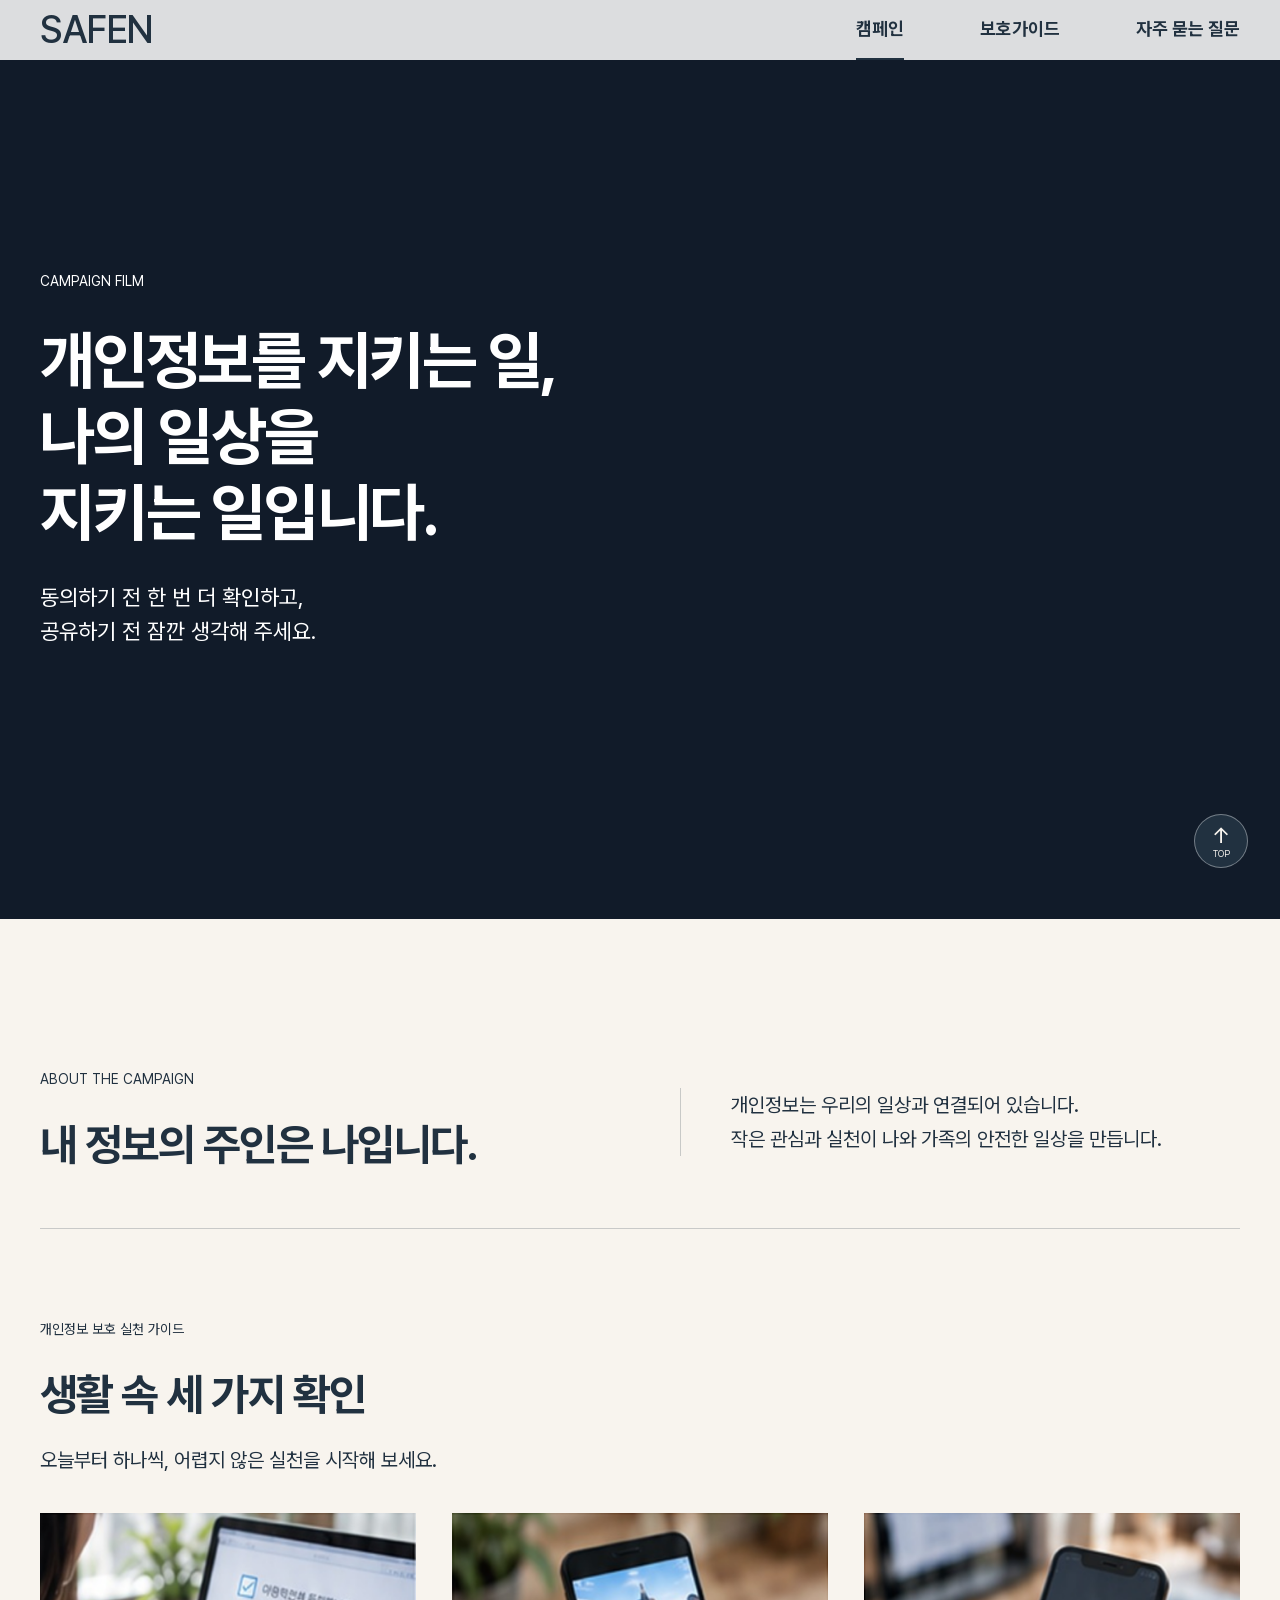
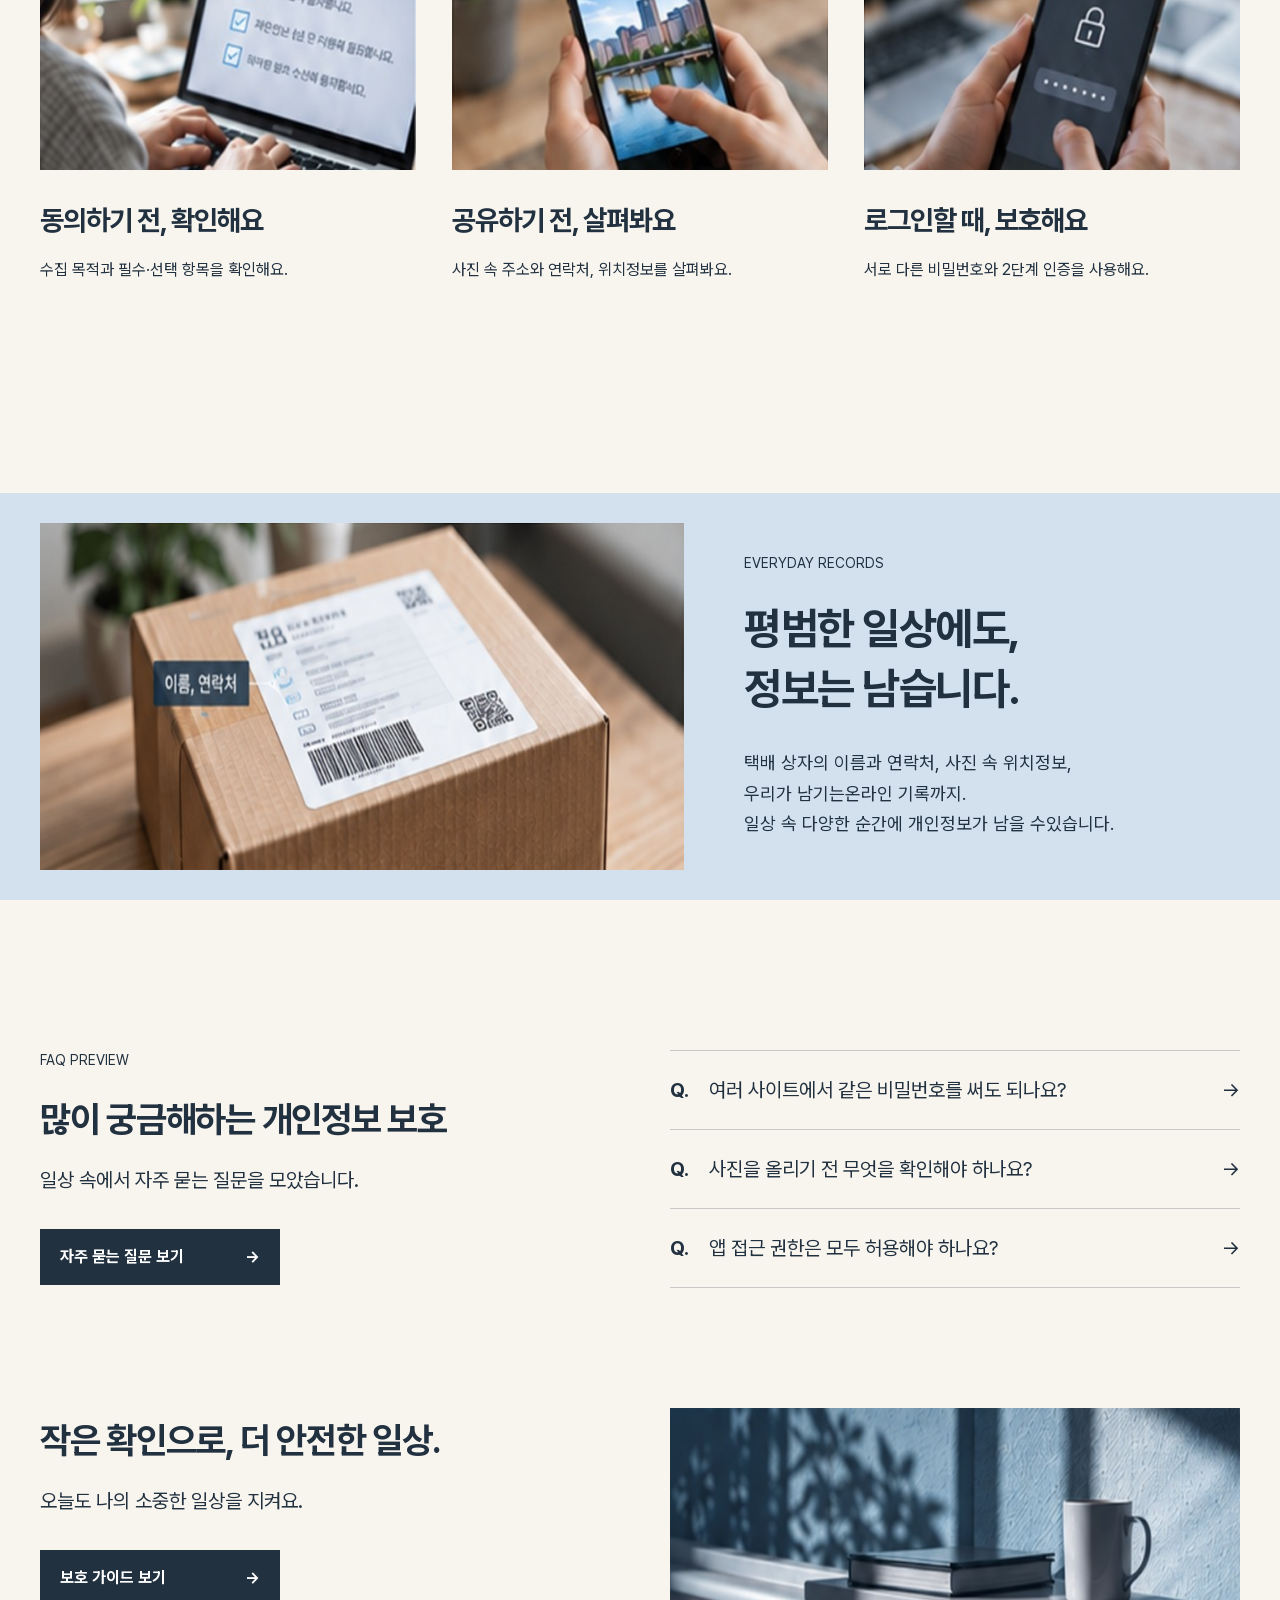
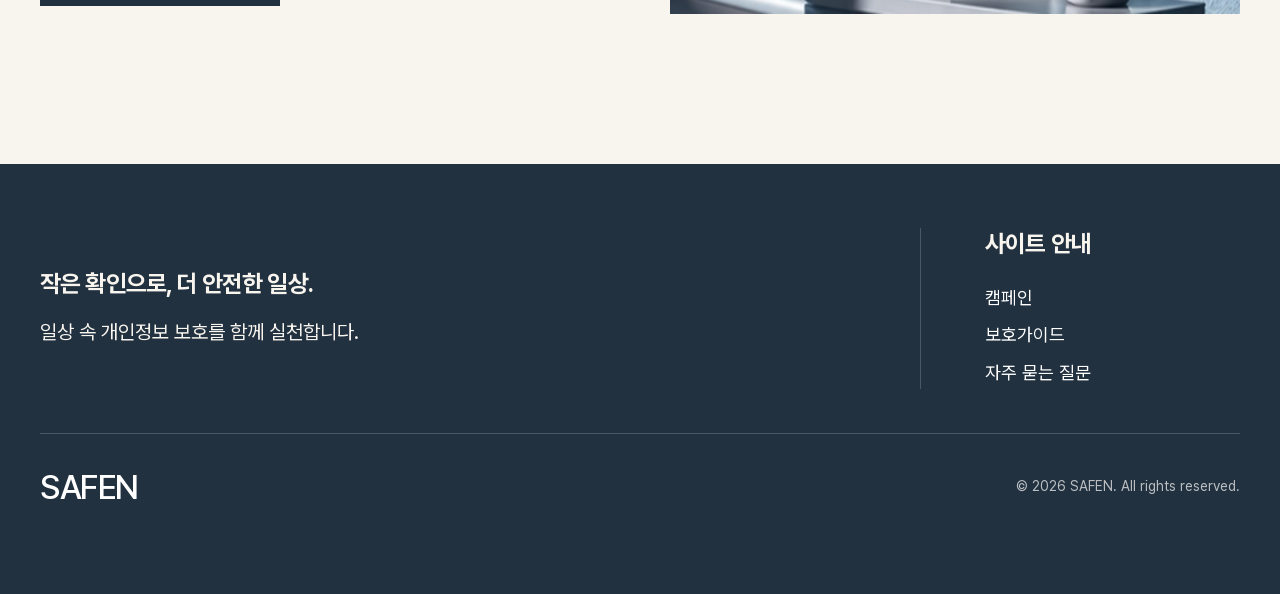
<file: index.html>
<!doctype html>
<html lang="ko">

<head>
  <meta charset="UTF-8" />
  <meta name="viewport" content="width=device-width, initial-scale=1.0" />
  <meta name="description" content="작은 확인으로, 더 안전한 일상. SAFEN 개인정보 보호 캠페인" />
  <title>SAFEN | 캠페인</title>
  <link rel="stylesheet" href="css/reset.css" />
  <link rel="stylesheet" href="css/common.css" />
  <link rel="stylesheet" href="css/main.css" />
  <script src="js/common.js" defer></script>
  <script src="js/main.js" defer></script>
</head>

<body data-page="main">
  <a class="skip-link" href="#content">본문 바로가기</a>
  <header class="site-header">
    <div class="header-inner">
      <a class="logo" href="index.html" aria-label="SAFEN 캠페인 홈">SAFEN</a><button class="menu-toggle" aria-label="메뉴 열기"
        aria-expanded="false" aria-controls="site-nav">
        <span></span><span></span>
      </button>
      <nav id="site-nav" aria-label="주 메뉴">
        <a href="index.html" data-page="main">캠페인</a><a href="guide.html" data-page="guide">보호가이드</a><a href="faq.html"
          data-page="faq">자주 묻는 질문</a>
      </nav>
    </div>
  </header>
  <main id="content">
    <section class="main-hero" aria-label="SAFEN 캠페인 영상">
      <video class="main-video" src="img/mainvideo.mp4" autoplay muted loop playsinline></video>
      <div class="main-hero-copy inner">
        <p class="eyebrow">CAMPAIGN FILM</p>
        <h1 id="main-title">개인정보를 지키는 일,<br />나의 일상을<br />지키는 일입니다.</h1>
        <p>동의하기 전 한 번 더 확인하고,<br />공유하기 전 잠깐 생각해 주세요.</p>
      </div>
    </section>

    <section class="main-about">
      <div class="inner">
        <div class="main-intro">
          <div>
            <p class="eyebrow">ABOUT THE CAMPAIGN</p>
            <h2>내 정보의 주인은 나입니다.</h2>
          </div>
          <p>개인정보는 우리의 일상과 연결되어 있습니다.<br />작은 관심과
            실천이 나와 가족의 안전한 일상을 만듭니다.</p>
        </div>

        <div class="main-practice">
          <p class="eyebrow">개인정보 보호 실천 가이드</p>
          <h2>생활 속 세 가지 확인</h2>
          <p>오늘부터 하나씩, 어렵지 않은 실천을 시작해 보세요.</p>
          <div class="main-cards">
            <article>
              <img class="" src="img/consent.png" alt="동의하기 전, 확인해요" loading="lazy" />
              <h3>동의하기 전, 확인해요</h3>
              <p>수집 목적과 필수·선택 항목을 확인해요.</p>
            </article>
            <article>

              <img class="" src="img/share.png" alt="공유하기 전, 살펴봐요" loading="lazy" />
              <h3>공유하기 전, 살펴봐요</h3>
              <p>사진 속 주소와 연락처, 위치정보를 살펴봐요.</p>
            </article>

            <article>
              <img class="" src="img/login.png" alt="로그인할 때, 보호해요" loading="lazy" />
              <h3>로그인할 때, 보호해요</h3>
              <p>서로 다른 비밀번호와 2단계 인증을 사용해요.</p>
            </article>
          </div>
        </div>
      </div>
    </section>

    <section class="main-records">
      <div class="inner">
        <img class="" src="img/parcel.png" alt="이름과 연락처가 남아 있는 택배 송장" loading="lazy" />
        <div>
          <p class="eyebrow">EVERYDAY RECORDS</p>
          <h2>평범한 일상에도,<br />정보는 남습니다.</h2>
          <p>택배 상자의 이름과 연락처, 사진 속 위치정보,<br />우리가 남기는온라인 기록까지.<br />
            일상 속 다양한 순간에 개인정보가 남을 수있습니다.</p>
        </div>
      </div>
    </section>

    <section class="main-faq inner">
      <div>
        <p class="eyebrow">FAQ PREVIEW</p>
        <h2>많이 궁금해하는 개인정보 보호</h2>
        <p>일상 속에서 자주 묻는 질문을 모았습니다.</p>
        <a class="button" href="faq.html">자주 묻는 질문 보기<span aria-hidden="true">→</span></a>
      </div>
      <div class="main-question-links">
        <a href="faq.html?category=account"><b>Q.</b><span>여러 사이트에서 같은 비밀번호를 써도 되나요?</span><span
            aria-hidden="true">→</span></a><a href="faq.html?category=sns"><b>Q.</b><span>사진을 올리기 전 무엇을 확인해야
            하나요?</span><span aria-hidden="true">→</span></a><a href="faq.html?category=device"><b>Q.</b><span>앱 접근 권한은
            모두 허용해야 하나요?</span><span aria-hidden="true">→</span></a>
      </div>
    </section>

    <section class="main-cta inner">
      <div>
        <h2>작은 확인으로, 더 안전한 일상.</h2>
        <p>오늘도 나의 소중한 일상을 지켜요.</p>
        <a class="button" href="guide.html">보호 가이드 보기<span aria-hidden="true">→</span></a>
      </div>
      <img class="" src="img/main-cta.png" alt="햇살이 비치는 책상과 머그잔" loading="lazy" />
    </section>
  </main>

  <footer class="site-footer">
    <div class="inner">
      <div class="footer-top">
        <div>
          <h2>작은 확인으로, 더 안전한 일상.</h2>
          <p>일상 속 개인정보 보호를 함께 실천합니다.</p>
        </div>
        <div class="footer-links">
          <h2>사이트 안내</h2>
          <a href="index.html" data-page="main">캠페인</a><a href="guide.html" data-page="guide">보호가이드</a><a
            href="faq.html" data-page="faq">자주 묻는 질문</a>
        </div>
      </div>
      <div class="footer-bottom">
        <a class="logo" href="index.html">SAFEN</a><small>© 2026 SAFEN. All rights reserved.</small>
      </div>
    </div>
  </footer>
  <button class="top-button" aria-label="페이지 맨 위로 이동">
    <span aria-hidden="true">↑</span>TOP
  </button>
</body>

</html>
</file>
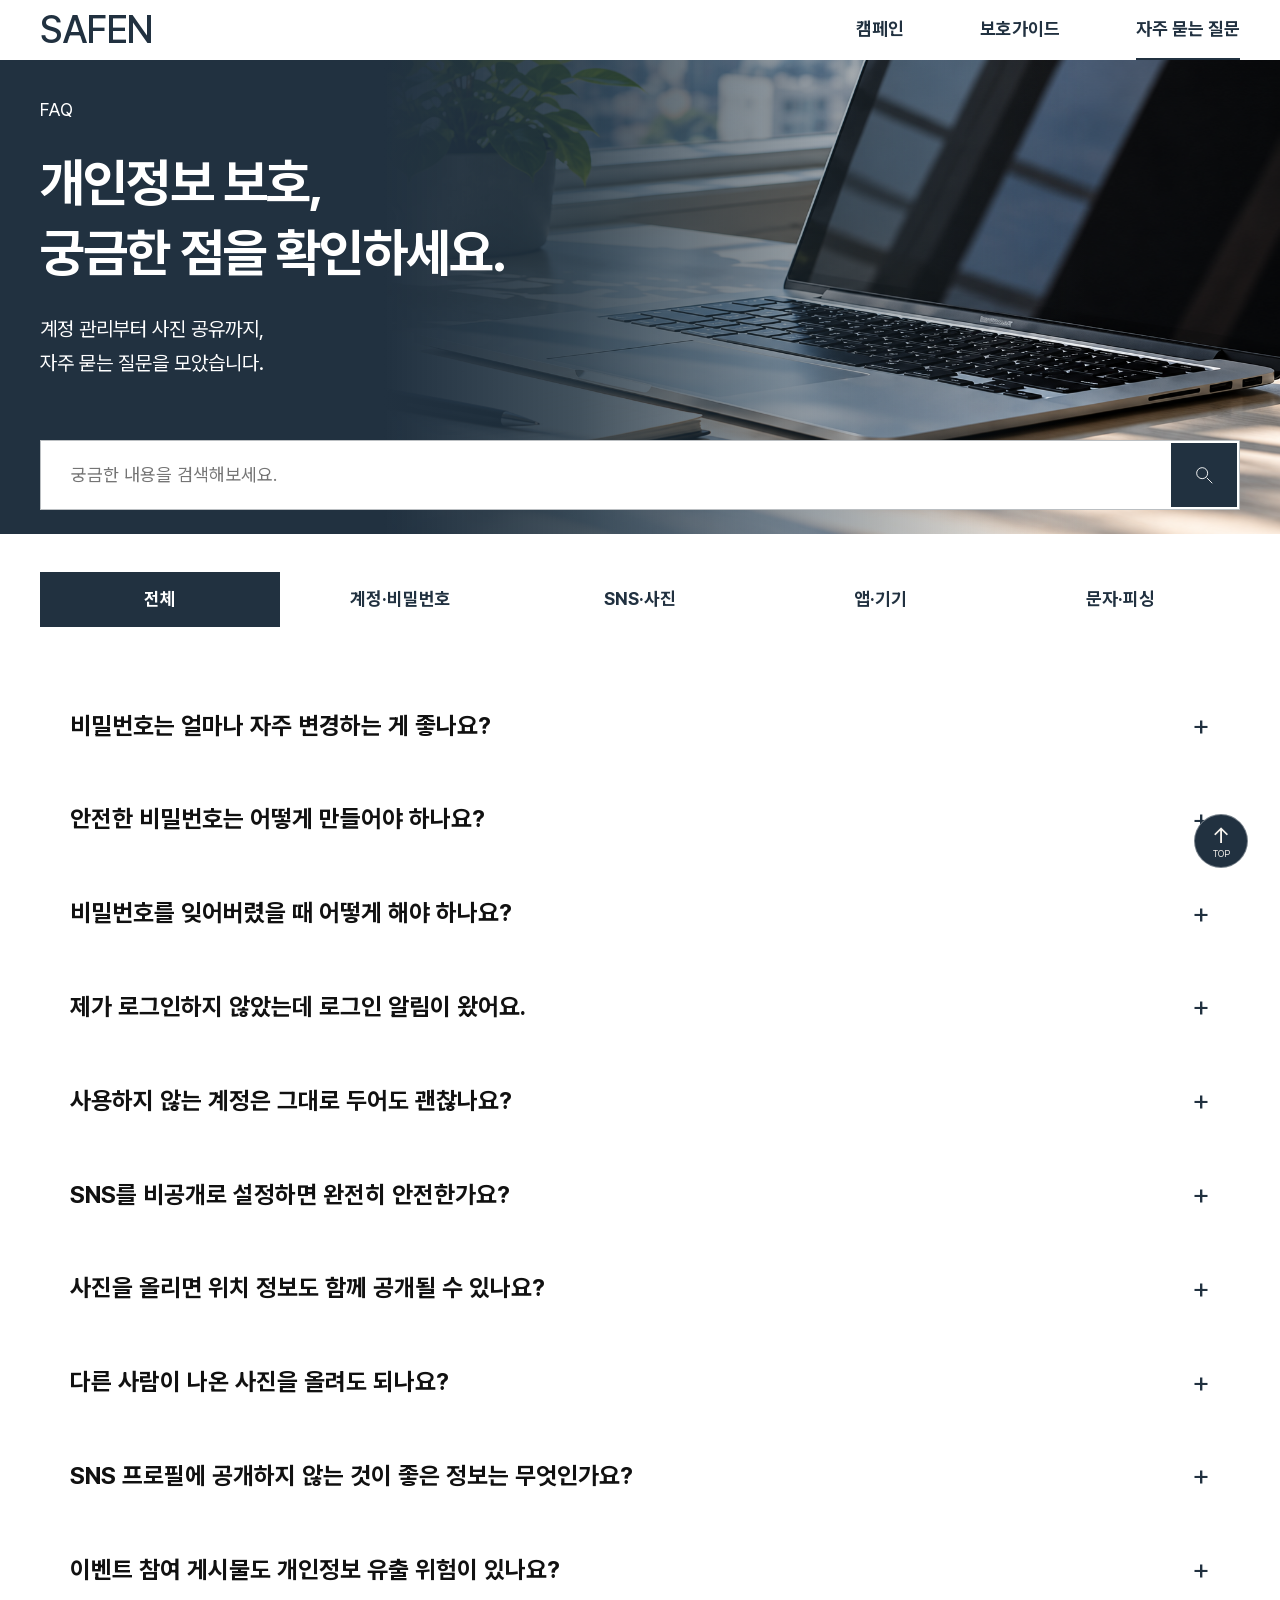
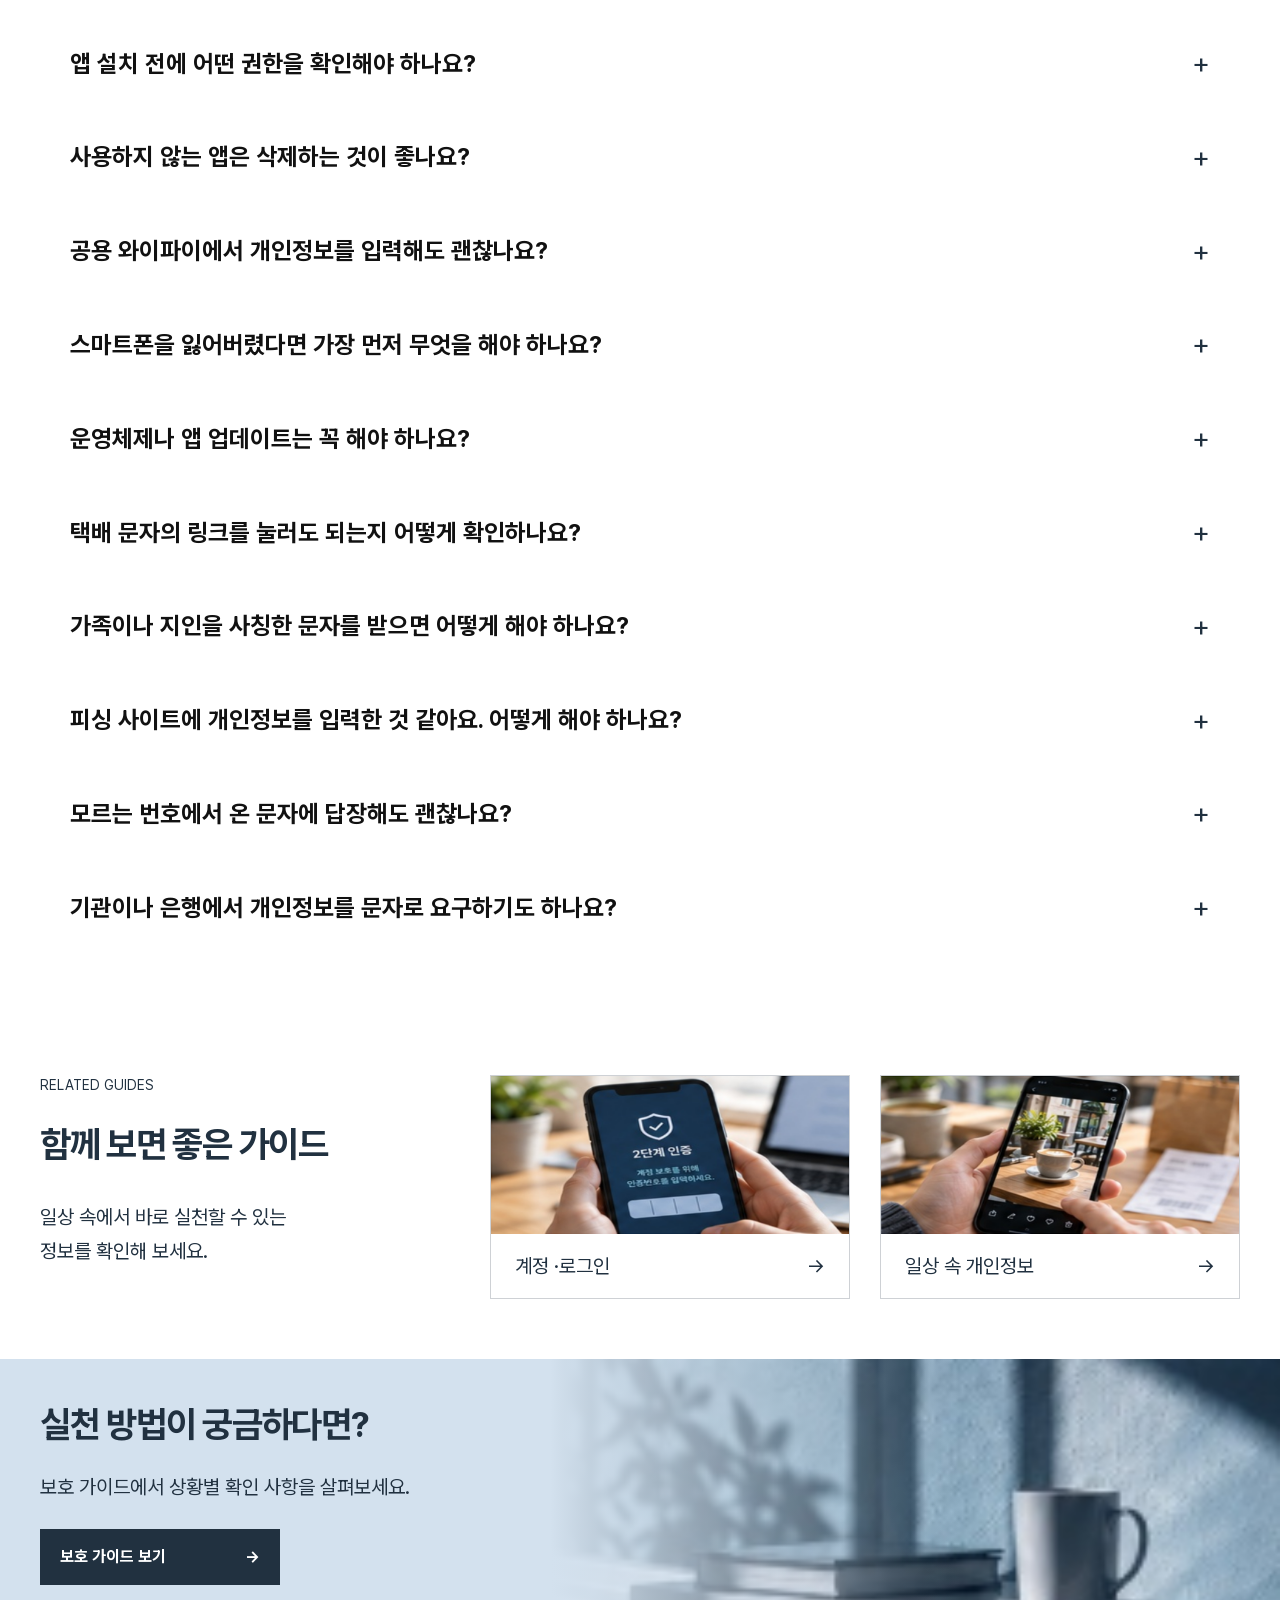
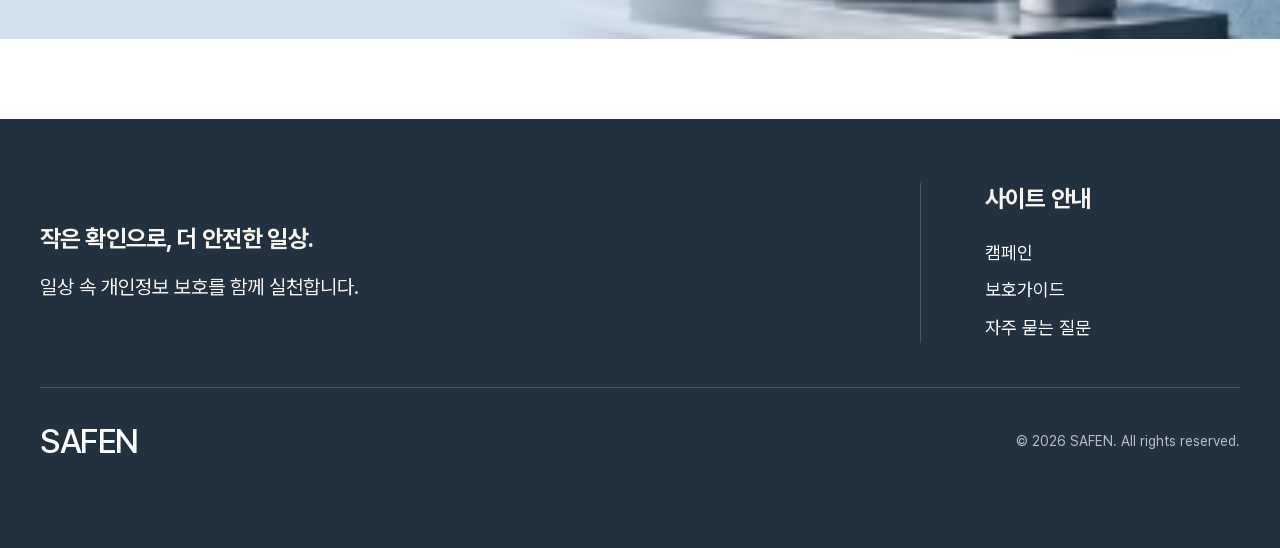
<file: faq.html>
<!doctype html>
<html lang="ko">

<head>
  <meta charset="UTF-8" />
  <meta name="viewport" content="width=device-width, initial-scale=1.0" />
  <meta name="description" content="작은 확인으로, 더 안전한 일상. SAFEN 개인정보 보호 캠페인" />
  <title>SAFEN | 자주 묻는 질문</title>
  <link rel="stylesheet" href="css/reset.css" />
  <link rel="stylesheet" href="css/common.css" />
  <link rel="stylesheet" href="css/faq.css" />
  <script src="js/common.js" defer></script>
  <script src="js/faq.js" defer></script>
</head>

<body data-page="faq">
  <a class="skip-link" href="#content">본문 바로가기</a>
  <header class="site-header">
    <div class="header-inner">
      <a class="logo" href="index.html" aria-label="SAFEN 캠페인 홈">SAFEN</a><button class="menu-toggle" aria-label="메뉴 열기"
        aria-expanded="false" aria-controls="site-nav">
        <span></span><span></span>
      </button>
      <nav id="site-nav" aria-label="주 메뉴">
        <a href="index.html" data-page="main">캠페인</a><a href="guide.html" data-page="guide">보호가이드</a><a href="faq.html"
          data-page="faq">자주 묻는 질문</a>
      </nav>
    </div>
  </header>
  <main id="content">
    <div class="faq-banner-wrap">

      <section class="faq-hero">
        <div class="guide-inner">
          <p class="eyebrow">FAQ</p>
          <h1>개인정보 보호,<br />궁금한 점을 확인하세요.</h1>
          <p>계정 관리부터 사진 공유까지,<br />자주 묻는 질문을 모았습니다.</p>
        </div>
      </section>

      <div class="faq-search-band">
        <form class="faq-search" role="search">
          <label class="sr-only" for="faq-search">
            자주 묻는 질문 검색
          </label>

          <input id="faq-search" type="search" placeholder="궁금한 내용을 검색해보세요." autocomplete="off" />

          <button aria-label="검색" type="submit">
            <svg viewBox="0 0 24 24" width="22" height="22" aria-hidden="true">
              <circle cx="10" cy="10" r="6" fill="none" stroke="currentColor" />
              <path d="m15 15 6 6" stroke="currentColor" />
            </svg>
          </button>
        </form>
      </div>

    </div>
    <section class="faq-content guide-inner" aria-label="자주 묻는 질문 목록">
      <div class="faq-filters" role="group" aria-label="질문 카테고리">
        <button data-category="all" aria-pressed="true">전체</button>
        <button data-category="account" aria-pressed="false">계정·비밀번호</button>
        <button data-category="sns" aria-pressed="false">SNS·사진</button>
        <button data-category="device" aria-pressed="false">앱·기기</button>
        <button data-category="phishing" aria-pressed="false">문자·피싱</button>
      </div>

      <p id="faq-result-count" class="sr-only" aria-live="polite"></p>
      <div id="faq-list"></div>
      <p class="faq-empty" hidden>검색 결과가 없습니다.</p>
      <noscript>질문을 검색하고 확인하려면 JavaScript를 활성화해 주세요.</noscript>
    </section>

    <section class="faq-related guide-inner">
      <div>
        <p class="eyebrow">RELATED GUIDES</p>
        <h2>함께 보면 좋은 가이드</h2>
        <p>일상 속에서 바로 실천할 수 있는<br />정보를 확인해 보세요.</p>
      </div>
      <a href="guide.html#account"><img class="" src="img/account-guide.png" alt="계정 보안 확인" loading="lazy">
        <span>계정 ·로그인<b aria-hidden="true">→</b></span>
      </a>
      <a href="guide.html#privacy">
        <img class="" src="img/privacy-guide.png" alt="사진과 송장의 개인정보 확인" loading="lazy" />
        <span>일상 속 개인정보<b aria-hidden="true">→</b></span>
      </a>
    </section>

    <section class="faq-cta">
      <div class="guide-inner">
        <h2>실천 방법이 궁금하다면?</h2>
        <p>보호 가이드에서 상황별 확인 사항을 살펴보세요.</p>
        <a class="button" href="guide.html">보호 가이드 보기<span aria-hidden="true">→</span></a>
      </div>
    </section>
  </main>

  <footer class="site-footer">
    <div class="inner">
      <div class="footer-top">
        <div>
          <h2>작은 확인으로, 더 안전한 일상.</h2>
          <p>일상 속 개인정보 보호를 함께 실천합니다.</p>
        </div>
        <div class="footer-links">
          <h2>사이트 안내</h2>
          <a href="index.html" data-page="main">캠페인</a><a href="guide.html" data-page="guide">보호가이드</a><a
            href="faq.html" data-page="faq">자주 묻는 질문</a>
        </div>
      </div>
      <div class="footer-bottom">
        <a class="logo" href="index.html">SAFEN</a><small>© 2026 SAFEN. All rights reserved.</small>
      </div>
    </div>
  </footer>
  <button class="top-button" aria-label="페이지 맨 위로 이동">
    <span aria-hidden="true">↑</span>TOP
  </button>
</body>

</html>
</file>
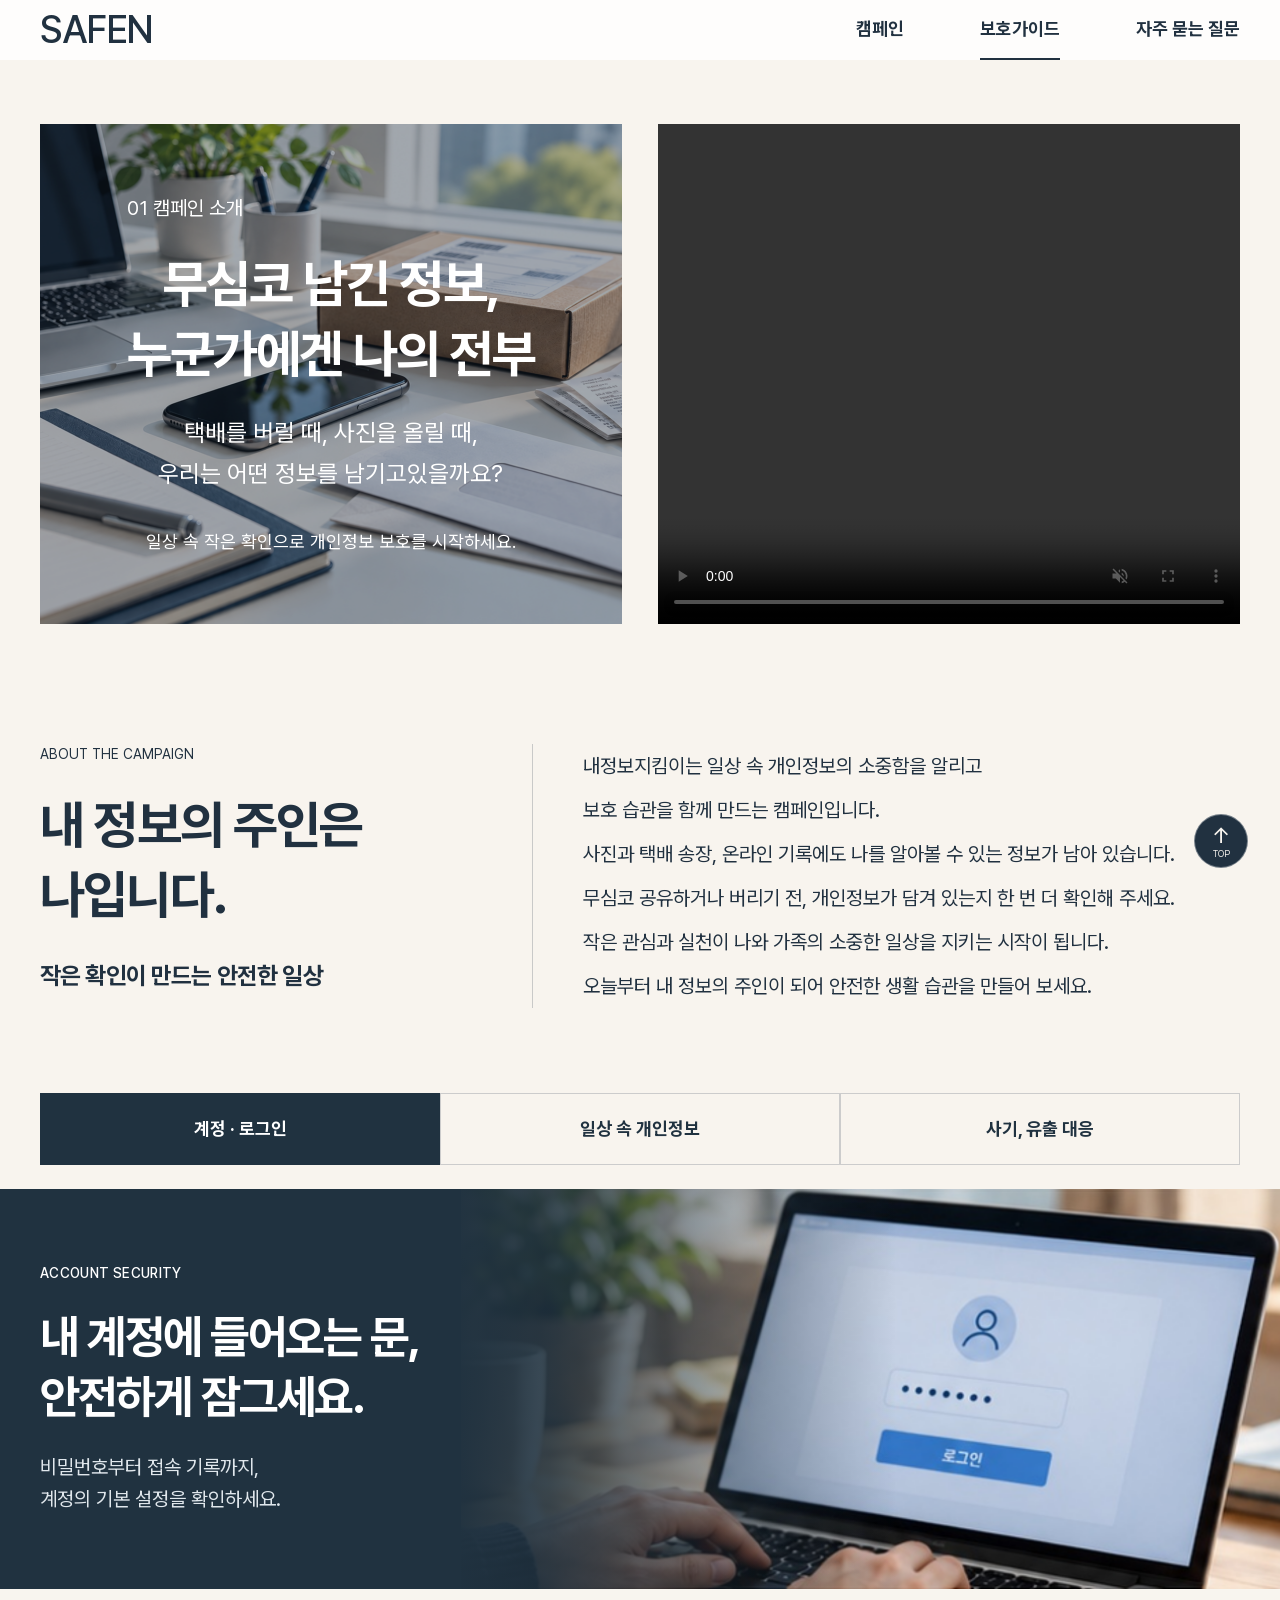
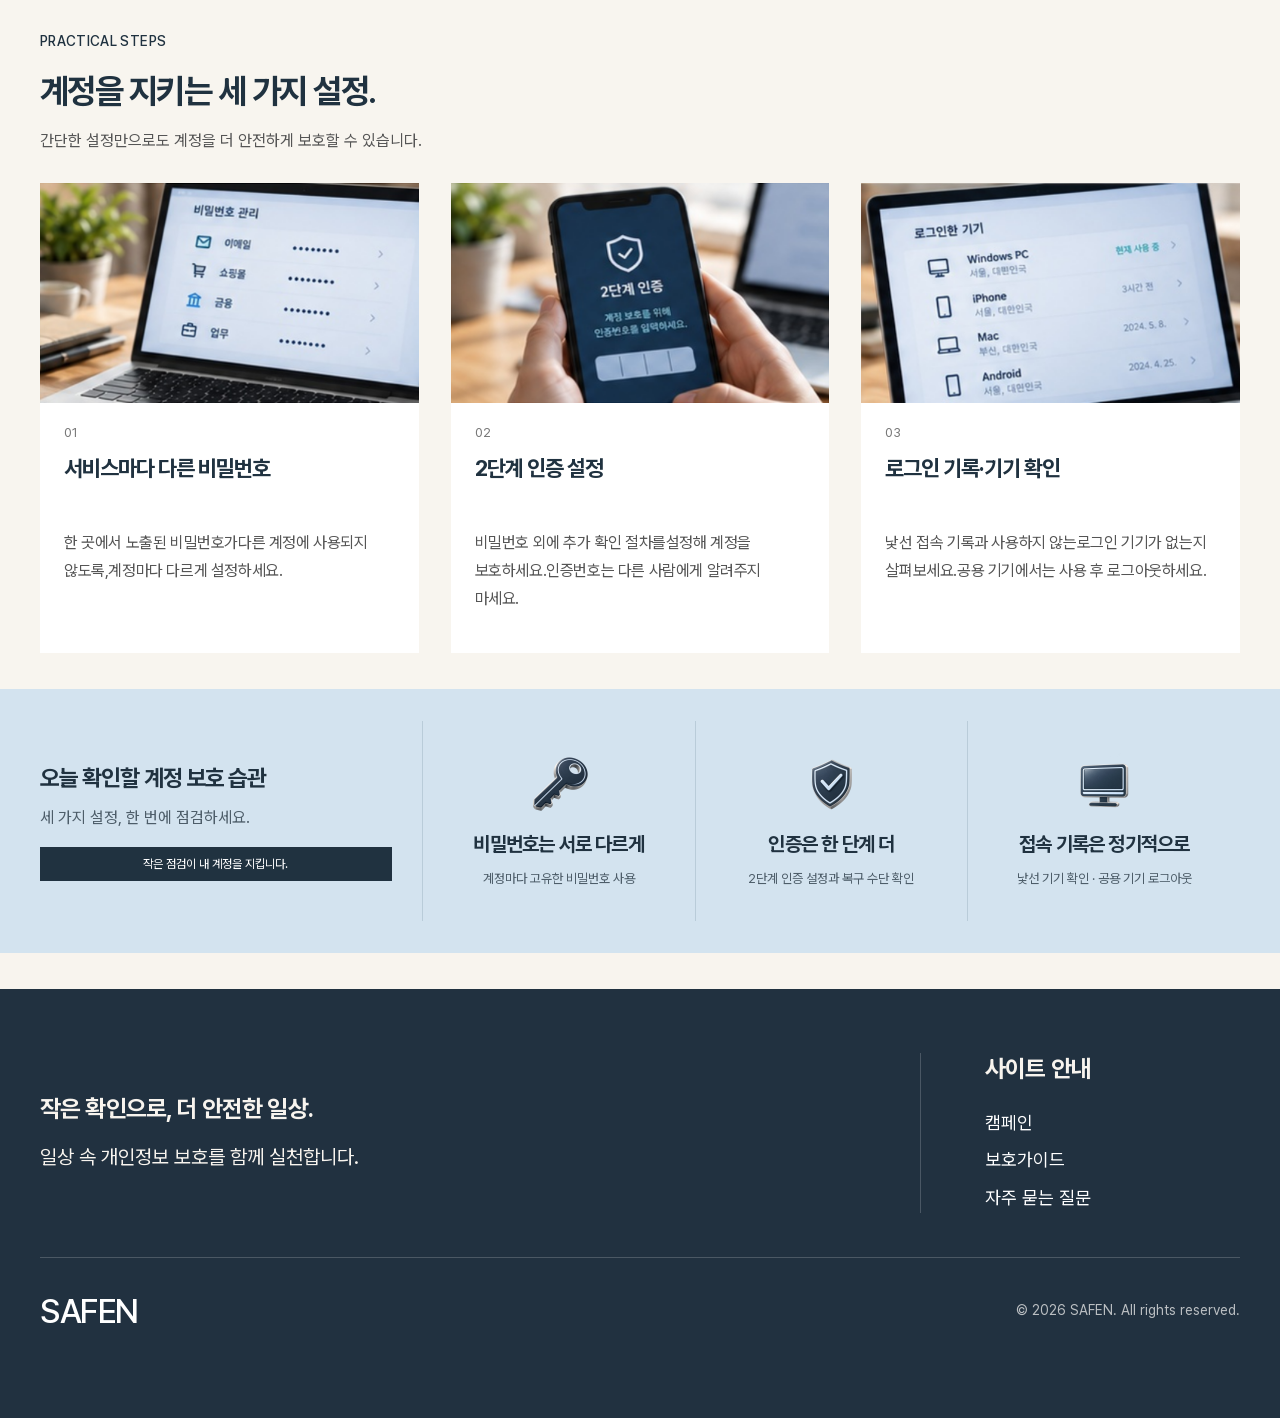
<file: guide.html>
<!doctype html>
<html lang="ko">

<head>
  <meta charset="UTF-8" />
  <meta name="viewport" content="width=device-width, initial-scale=1.0" />
  <meta name="description" content="작은 확인으로, 더 안전한 일상. SAFEN 개인정보 보호 캠페인" />
  <title>SAFEN | 보호가이드</title>
  <link rel="stylesheet" href="css/reset.css" />
  <link rel="stylesheet" href="css/common.css" />
  <link rel="stylesheet" href="css/guide.css" />
  <script src="js/common.js" defer></script>
  <script src="js/guide.js" defer></script>
</head>

<body data-page="guide">
  <a class="skip-link" href="#content">본문 바로가기</a>
  <header class="site-header">
    <div class="header-inner">
      <a class="logo" href="index.html" aria-label="SAFEN 캠페인 홈">SAFEN</a><button class="menu-toggle" aria-label="메뉴 열기"
        aria-expanded="false" aria-controls="site-nav">
        <span></span><span></span>
      </button>
      <nav id="site-nav" aria-label="주 메뉴">
        <a href="index.html" data-page="main">캠페인</a><a href="guide.html" data-page="guide">보호가이드</a><a href="faq.html"
          data-page="faq">자주 묻는 질문</a>
      </nav>
    </div>
  </header>

  <main id="content">
    <section class="guide-opening">
      <div class="guide-opening-grid">
        <div class="guide-poster">
          <img class="" src="img/campaign-collage.png" alt="택배 송장과 온라인 기록 등 일상 속 개인정보" loading="lazy" />
          <div>
            <p>01 캠페인 소개</p>
            <h1>무심코 남긴 정보,<br />누군가에겐 나의 전부</h1>
            <p>택배를 버릴 때, 사진을 올릴 때,<br />우리는 어떤 정보를 남기고있을까요?</p>
            <small>일상 속 작은 확인으로 개인정보 보호를 시작하세요.</small>
          </div>
        </div>
        <div class="guide-video-box">
          <video src="video/campaign.mp4" autoplay muted loop playsinline controls preload="auto"
            aria-label="개인정보 보호 캠페인 영상"></video>
        </div>
      </div>
    </section>

    <section class="guide-about">
      <div class="guide-about-grid">
        <div>
          <p class="eyebrow">ABOUT THE CAMPAIGN</p>
          <h2>내 정보의 주인은<br />나입니다.</h2>
          <h3>작은 확인이 만드는 안전한 일상</h3>
        </div>
        <p>
          내정보지킴이는 일상 속 개인정보의 소중함을 알리고<br />보호 습관을
          함께 만드는 캠페인입니다.<br />사진과 택배 송장, 온라인 기록에도
          나를 알아볼 수 있는 정보가 남아 있습니다.<br />무심코 공유하거나
          버리기 전, 개인정보가 담겨 있는지 한 번 더 확인해 주세요.<br />작은
          관심과 실천이 나와 가족의 소중한 일상을 지키는 시작이 됩니다.<br />오늘부터
          내 정보의 주인이 되어 안전한 생활 습관을 만들어 보세요.
        </p>
      </div>
    </section>

    <div class="guide-tabs" role="tablist" aria-label="보호 가이드 분류">
      <button type="button" id="tab-account" role="tab" aria-controls="panel-account" aria-selected="true" tabindex="0"
        data-tab="account">계정 · 로그인</button>
      <button type="button" id="tab-privacy" role="tab" aria-controls="panel-privacy" aria-selected="false"
        tabindex="-1" data-tab="privacy">일상 속 개인정보</button>
      <button type="button" id="tab-fraud" role="tab" aria-controls="panel-fraud" aria-selected="false" tabindex="-1"
        data-tab="fraud">사기, 유출 대응</button>
    </div>

    <section id="panel-account" role="tabpanel" aria-labelledby="tab-account" tabindex="0">
      <div class="guide-banner">
        <div class="guide-inner">
          <p class="eyebrow">ACCOUNT SECURITY</p>
          <h2>내 계정에 들어오는 문,<br />안전하게 잠그세요.</h2>
          <p>
            비밀번호부터 접속 기록까지,<br />계정의 기본 설정을 확인하세요.
          </p>
        </div>
      </div>
      <div class="guide-steps guide-inner">
        <p class="eyebrow">PRACTICAL STEPS</p>
        <h2>계정을 지키는 세 가지 설정.</h2>
        <p>간단한 설정만으로도 계정을 더 안전하게 보호할 수 있습니다.</p>
        <div class="guide-cards">

          <article>
            <img class="" src="img/password.png" alt="서비스마다 다른 비밀번호" loading="lazy" />
            <div>
              <small>01</small>
              <h3>서비스마다 다른 비밀번호</h3>
              <p>한 곳에서 노출된 비밀번호가<br />다른 계정에 사용되지 않도록,<br />계정마다 다르게 설정하세요.</p>
            </div>
          </article>

          <article>
            <img class="" src="img/authentication.png" alt="2단계 인증 설정" loading="lazy" />
            <div>
              <small>02</small>
              <h3>2단계 인증 설정</h3>
              <p>
                비밀번호 외에 추가 확인 절차를<br />설정해 계정을
                보호하세요.<br />인증번호는 다른 사람에게 알려주지 마세요.
              </p>
            </div>
          </article>

          <article>
            <img class="" src="img/devices.png" alt="로그인 기록·기기 확인" loading="lazy" />
            <div>
              <small>03</small>
              <h3>로그인 기록·기기 확인</h3>
              <p>낯선 접속 기록과 사용하지 않는<br />로그인 기기가 없는지 살펴보세요.<br />공용 기기에서는 사용 후 로그아웃하세요.</p>
            </div>
          </article>
        </div>
      </div>

      <section class="guide-check">
        <div>
          <h3>오늘 확인할 계정 보호 습관</h3>
          <p>세 가지 설정, 한 번에 점검하세요.</p>
          <small>작은 점검이 내 계정을 지킵니다.</small>
        </div>

        <div>
          <img class="" src="img/password-icon.png" alt="" loading="lazy" />
          <h3>비밀번호는 서로 다르게</h3>
          <p>계정마다 고유한 비밀번호 사용</p>
        </div>

        <div>
          <img class="" src="img/authentication-icon.png" alt="" loading="lazy" />
          <h3>인증은 한 단계 더</h3>
          <p>2단계 인증 설정과 복구 수단 확인</p>
        </div>

        <div>
          <img class="" src="img/devices-icon.png" alt="" loading="lazy" />
          <h3>접속 기록은 정기적으로</h3>
          <p>낯선 기기 확인 · 공용 기기 로그아웃</p>
        </div>
      </section>
    </section>

    <section class="guide-detail" id="panel-privacy" role="tabpanel" aria-labelledby="tab-privacy" tabindex="0" hidden>
      <div class="guide-detail-banner guide-detail-banner--privacy">
        <div class="guide-detail-inner">
          <div class="guide-detail-banner-copy">
            <p class="guide-detail-label">EVERYDAY PRIVACY</p>
            <h2>무심코 남긴 정보,<br />일상에서 한 번 더 살펴보세요.</h2>

            <p class="guide-detail-banner-description">
              사진 한 장부터 택배 송장까지,<br />생활 속 개인정보를 꼼꼼하게 지켜요.
            </p>
          </div>
        </div>
      </div>

      <div class="guide-detail-steps">
        <div class="guide-detail-inner">
          <p class="guide-detail-label">PRACTICAL STEPS</p>
          <h2 class="guide-detail-title">일상에서 지키는 세 가지 습관.</h2>
          <p class="guide-detail-description">공유하고, 버리고, 사용하는 순간마다 내 정보가 남아 있는지 확인하세요.</p>

          <div class="guide-detail-cards">
            <article class="guide-detail-card">
              <div class="guide-detail-photo">
                <img src="img/guide04.png" alt="사진을 공유하기 전 개인정보 확인" loading="lazy" />
              </div>

              <div class="guide-detail-card-copy">
                <small class="guide-detail-number">01</small>
                <h3>사진 · SNS 공유 전 확인</h3>
                <p>사진 속 주소 · 얼굴 · 차량번호와<br />위치 태그를 확인하세요.<br />게시물 공개 범위도 함께 점검하세요.
                </p>
              </div>
            </article>

            <article class="guide-detail-card">
              <div class="guide-detail-photo">
                <img src="img/guide05.png" alt="택배 상자에서 송장 제거" loading="lazy" />
              </div>

              <div class="guide-detail-card-copy">
                <small class="guide-detail-number">02</small>
                <h3>택배 · 서류는 정보부터 제거</h3>
                <p>송장의 이름 · 주소 · 연락처를 지우고,<br />개인정보가 담긴 서류는<br />알아보기 어렵게 파쇄해 버리세요.
                </p>
              </div>
            </article>

            <article class="guide-detail-card">
              <div class="guide-detail-photo">
                <img src="img/guide06.png" alt="휴대폰 앱 접근 권한 설정" loading="lazy" />
              </div>

              <div class="guide-detail-card-copy">
                <small class="guide-detail-number">03</small>
                <h3>앱 접근 권한은 필요한 만큼</h3>
                <p>위치 · 연락처 · 사진 접근 권한을<br />꼭 필요한 범위로 줄이세요.<br />사용하지 않는 앱의 권한도 점검하세요.</p>
              </div>
            </article>
          </div>
        </div>
      </div>

      <div class="guide-detail-check">
        <div class="guide-detail-check-inner">
          <div class="guide-detail-check-intro">
            <h3>오늘 확인할 일상 속 보호 습관</h3>
            <p>공유 전, 폐기 전, 사용 전 한 번 더.</p>
            <small>작은 확인이 내 정보를 지킵니다.</small>
          </div>

          <div class="guide-detail-check-item">
            <div class="guide-detail-icon">
              <img src="img/banner-icon04.png" alt="" loading="lazy" />
            </div>
            <h3>공유 전에는 확인</h3>
            <p>사진 속 정보 · 위치 태그 점검</p>
          </div>

          <div class="guide-detail-check-item">
            <div class="guide-detail-icon">
              <img src="img/banner-icon05.png" alt="" loading="lazy" />
            </div>
            <h3>버리기 전에는 제거</h3>
            <p>송장과 서류의 개인정보 삭제</p>
          </div>

          <div class="guide-detail-check-item">
            <div class="guide-detail-icon">
              <img src="img/banner-icon06.png" alt="" loading="lazy" />
            </div>
            <h3>권한은 필요한 만큼</h3>
            <p>앱 접근 권한 · 연결 계정 재점검</p>
          </div>
        </div>
      </div>
    </section>

    <section class="guide-detail" id="panel-fraud" role="tabpanel" aria-labelledby="tab-fraud" tabindex="0" hidden>
      <div class="guide-detail-banner guide-detail-banner--fraud">
        <div class="guide-detail-inner">
          <div class="guide-detail-banner-copy">
            <p class="guide-detail-label">FRAUD &amp; LEAK RESPONSE</p>
            <h2>의심스러운 순간,<br />멈추고 확인하세요.</h2>

            <p class="guide-detail-banner-description">낯선 연락부터 개인정보 유출까지,<br />침착한 확인과 대응으로 피해를 줄여요.</p>
          </div>
        </div>
      </div>

      <div class="guide-detail-steps">
        <div class="guide-detail-inner">
          <p class="guide-detail-label">PRACTICAL STEPS</p>
          <h2 class="guide-detail-title">사기와 유출에 대응하는 세 가지 방법.</h2>
          <p class="guide-detail-description">의심스러운 연락은 먼저 멈추고, 유출을 알게 된 순간에는 대응을 시작하세요.
          </p>

          <div class="guide-detail-cards">
            <article class="guide-detail-card">
              <div class="guide-detail-photo">
                <img src="img/guide07.png" alt="의심스러운 문자 메시지 확인" loading="lazy" />
              </div>

              <div class="guide-detail-card-copy">
                <small class="guide-detail-number">01</small>
                <h3>의심스러운 연락은<br />공식 경로로 확인</h3>
                <p>출처가 불분명한 링크는 누르지 말고,<br />금전이나 개인정보를 요구하면<br />
                  공식 앱 · 사이트에서 직접 확인하세요.</p>
              </div>
            </article>

            <article class="guide-detail-card">
              <div class="guide-detail-photo">
                <img src="img/guide08.png" alt="개인정보 노출 시 계정 보안 설정" loading="lazy" />
              </div>

              <div class="guide-detail-card-copy">
                <small class="guide-detail-number">02</small>
                <h3>노출이 의심되면<br />계정부터 보호</h3>
                <p>비밀번호와 복구 수단을 확인하고,<br />낯선 로그인 기기는 로그아웃하세요.<br />
                  2단계 인증도 함께 설정하세요.</p>
              </div>
            </article>

            <article class="guide-detail-card">
              <div class="guide-detail-photo">
                <img src="img/guide09.png" alt="피해 내용을 기록하고 증거 보관" loading="lazy" />
              </div>

              <div class="guide-detail-card-copy">
                <small class="guide-detail-number">03</small>
                <h3>증거를 보관하고 신고 · 상담</h3>
                <p>의심 메시지와 피해 내용을 보관하고,<br />발생 시각과 상황을 기록하세요.<br />
                  공식 신고 · 상담 창구에 도움을 요청하세요.</p>
              </div>
            </article>
          </div>
        </div>
      </div>

      <div class="guide-detail-check">
        <div class="guide-detail-check-inner">
          <div class="guide-detail-check-intro">
            <h3>오늘 확인할 피해 예방 습관</h3>
            <p>멈추고 확인, 그리고 필요한 대응까지.</p>
            <small>한 번 더 확인하는 게 피해를 예방합니다.</small>
          </div>

          <div class="guide-detail-check-item">
            <div class="guide-detail-icon">
              <img src="img/banner-icon07.png" alt="" loading="lazy" />
            </div>
            <h3>출처 모를 연락은 멈추기</h3>
            <p>링크 · 첨부파일은 확인 후 열기</p>
          </div>

          <div class="guide-detail-check-item">
            <div class="guide-detail-icon">
              <img src="img/banner-icon08.png" alt="" loading="lazy" />
            </div>
            <h3>의심될 땐 먼저 보호하기</h3>
            <p>비밀번호 변경 · 로그인 기기 점검</p>
          </div>

          <div class="guide-detail-check-item">
            <div class="guide-detail-icon">
              <img src="img/banner-icon09.png" alt="" loading="lazy" />
            </div>
            <h3>피해 내용은 기록하기</h3>
            <p>증거 보관 후 신고 · 상담</p>
          </div>
        </div>
      </div>
    </section>
  </main>

  <footer class="site-footer">
    <div class="inner">
      <div class="footer-top">
        <div>
          <h2>작은 확인으로, 더 안전한 일상.</h2>
          <p>일상 속 개인정보 보호를 함께 실천합니다.</p>
        </div>
        <div class="footer-links">
          <h2>사이트 안내</h2>
          <a href="index.html" data-page="main">캠페인</a><a href="guide.html" data-page="guide">보호가이드</a><a
            href="faq.html" data-page="faq">자주 묻는 질문</a>
        </div>
      </div>
      <div class="footer-bottom">
        <a class="logo" href="index.html">SAFEN</a><small>© 2026 SAFEN. All rights reserved.</small>
      </div>
    </div>
  </footer>
  <button class="top-button" aria-label="페이지 맨 위로 이동">
    <span aria-hidden="true">↑</span>TOP
  </button>
</body>

</html>
</file>
<file: css/common.css>
/* 1. 헤더 메뉴 */
.site-header nav a {
  text-decoration: underline;
  text-decoration-color: transparent;
  text-underline-offset: 5px;
  text-decoration-thickness: 1px;

  text-shadow: 0 4px 4px transparent;

  transition:
    color 0.5s ease,
    text-decoration-color 0.5s ease,
    text-shadow 0.5s ease,
    border-color 0.5s ease;
}

/* 헤더 네비게이션 호버 */
.site-header nav a {
  text-decoration: none;
  text-shadow: 0 4px 4px transparent;

  transition:
    color 0.5s ease,
    text-shadow 0.5s ease;
}

.site-header nav a:hover,
.site-header nav a:focus-visible {
  color: #000000;
  text-decoration: none;
  text-shadow: 0 4px 4px rgba(0, 0, 0, 0.25);
}

/* 2. 푸터 메뉴 */
.site-footer .footer-links a {
  color: #ffffff;
  text-shadow: 0 0 10px transparent;

  transition:
    color 0.6s ease,
    text-shadow 0.6s ease;
}

.site-footer .footer-links a:hover,
.site-footer .footer-links a:focus-visible {
  color: #ffffff;
  text-shadow:
    0 0 5px rgba(211, 225, 238, 0.9),
    0 0 10px rgba(211, 225, 238, 0.8);
}

/* 3. 푸터 SAFEN 로고 */
.site-footer .logo {
  color: #ffffff;
  text-shadow: 0 0 10px transparent;

  transition:
    color 0.6s ease,
    text-shadow 0.6s ease;
}

.site-footer .logo:hover,
.site-footer .logo:focus-visible {
  text-shadow:
    0 0 5px rgba(211, 225, 238, 0.9),
    0 0 10px rgba(211, 225, 238, 0.8);
}

/* 사용자의 애니메이션 감소 설정 존중 */
@media (prefers-reduced-motion: reduce) {

  .site-header nav a,
  .site-footer .footer-links a,
  .site-footer .logo {
    transition: none;
  }
}

/* SVG 원본: 각 페이지 1920px / 공통 콘텐츠 1440px, 가이드 1592px. */
@font-face {
  font-family: Pretendard;
  src: url("../fonts/PretendardVariable.woff2") format("woff2");
  font-weight: 45 920;
  font-style: normal;
  font-display: swap;
}

@font-face {
  font-family: HANAMDAUM;
  src: local("HANAMDAUM");
}

:root {
  --navy: #213140;
  --ivory: #f8f4ee;
  --sky: #d3e1ee;
  --gray: #bbbfc2;
  --ink: #111111;
  --line: rgba(33, 49, 64, 0.22);
}

html {
  scroll-behavior: smooth;
}

body {
  font-family: Pretendard, "Noto Sans KR", "Malgun Gothic", sans-serif;
  color: var(--navy);
  font-size: 20px;
  line-height: 1.7;
  word-break: keep-all;
  overflow-wrap: break-word;
}

h1,
h2,
h3 {
  line-height: 1.35;
  letter-spacing: -0.035em;
}

h1 {
  font-size: 52px;
}

h2 {
  font-size: 44px;
}

h3 {
  font-size: 28px;
}

button {
  border: 0;
  background: none;
}

a,
button,
input {
  touch-action: manipulation;
}

:focus-visible {
  outline: 3px solid #547d9f;
  outline-offset: 5px;
}

.inner {
  width: min(1440px, calc(100% - 80px));
  margin-inline: auto;
}

.guide-inner {
  width: min(1592px, calc(100% - 80px));
  margin-inline: auto;
}

.eyebrow {
  font-size: 14px;
  line-height: 1.5;
  margin-bottom: 25px;
}

.button {
  display: inline-flex;
  align-items: center;
  justify-content: space-between;
  gap: 35px;
  min-height: 56px;
  min-width: 240px;
  padding: 14px 20px;
  background: var(--navy);
  color: white;
  font-size: 16px;
  font-weight: 700;
  margin-top: 32px;
}

.site-header {
  height: 60px;
  background: rgba(255, 255, 255, 0.85);
  position: relative;
  z-index: 10;
}

.header-inner {
  max-width: 1610px;
  width: calc(100% - 80px);
  height: 100%;
  margin: auto;
  display: flex;
  align-items: center;
  justify-content: space-between;
}

.logo {
  font-family: HANAMDAUM, Pretendard, sans-serif;
  font-size: 38px;
  letter-spacing: -1.5px;
  line-height: 1;
  font-weight: 500;
}

.site-header nav {
  display: flex;
  align-items: center;
  gap: 76px;
  font-size: 18px;
  font-weight: 700;
  height: 100%;
}

.site-header nav a {
  display: flex;
  align-items: center;
  height: 100%;
  border-bottom: 2px solid transparent;
}

.site-header nav a[aria-current="page"] {
  border-color: var(--navy);
}

.menu-toggle {
  display: none;
}

.site-footer {
  background: var(--navy);
  color: var(--ivory);
  margin-top: 80px;
  padding: 64px 0 90px;
}

.footer-top {
  display: grid;
  grid-template-columns: 1fr 320px;
  gap: 70px;
  align-items: center;
  padding-bottom: 44px;
}

.footer-top h2 {
  font-size: 24px;
  margin-bottom: 15px;
}

.footer-top p {
  font-size: 20px;
}

.footer-links {
  border-left: 1px solid #ffffff30;
  padding-left: 64px;
  display: flex;
  flex-direction: column;
  font-size: 18px;
  gap: 7px;
}

.footer-bottom {
  border-top: 1px solid #ffffff30;
  padding-top: 36px;
  display: flex;
  justify-content: space-between;
  align-items: center;
  gap: 20px;
}

.footer-bottom .logo {
  font-size: 34px;
}

.footer-bottom small {
  font-size: 14px;
  color: var(--gray);
}

.top-button {
  position: fixed;
  bottom: 32px;
  right: 32px;
  z-index: 20;
  background: var(--navy);
  color: var(--ivory);
  border: 1px solid #ffffff60;
  border-radius: 50%;
  width: 54px;
  height: 54px;
  display: flex;
  align-items: center;
  justify-content: center;
  flex-direction: column;
  font-size: 9px;
  line-height: 1.2;
}

.top-button span {
  font-size: 22px;
}

.sr-only,
.skip-link:not(:focus) {
  position: absolute;
  width: 1px;
  height: 1px;
  overflow: hidden;
  clip-path: inset(50%);
  white-space: nowrap;
}

.skip-link:focus {
  position: fixed;
  z-index: 100;
  background: white;
  padding: 12px;
}

.video-status {
  font-size: 14px;
}

.video-status span {
  font-size: 55px;
}

@media (max-width: 1000px) {
  body {
    font-size: 18px;
  }

  h1 {
    font-size: 44px;
  }

  h2 {
    font-size: 34px;
  }

  h3 {
    font-size: 24px;
  }

  .site-header nav {
    gap: 35px;
  }

  .footer-top {
    grid-template-columns: 1fr 220px;
  }

  .footer-links {
    padding-left: 30px;
  }
}

@media (max-width: 700px) {
  body {
    font-size: 16px;
    line-height: 1.75;
  }

  .inner,
  .guide-inner {
    width: calc(100% - 40px);
  }

  h1 {
    font-size: 32px;
  }

  h2 {
    font-size: 28px;
  }

  h3 {
    font-size: 21px;
  }

  .eyebrow {
    font-size: 11px;
    margin-bottom: 18px;
  }

  .site-header {
    height: 64px;
  }

  .header-inner {
    width: calc(100% - 40px);
  }

  .logo {
    font-size: 29px;
  }

  .menu-toggle {
    display: flex;
    width: 44px;
    height: 44px;
    flex-direction: column;
    justify-content: center;
    gap: 7px;
    padding: 10px;
  }

  .menu-toggle span {
    height: 2px;
    width: 24px;
    background: var(--navy);
  }

  .site-header nav {
    display: none;
    position: absolute;
    top: 64px;
    left: 0;
    width: 100%;
    height: auto;
    background: var(--ivory);
    padding: 18px 20px;
    box-shadow: 0 15px 20px #0001;
    flex-direction: column;
    align-items: stretch;
    gap: 0;
  }

  .site-header nav.is-open {
    display: flex;
  }

  .site-header nav a {
    padding: 12px 0;
  }

  .button {
    min-width: 210px;
    min-height: 48px;
    font-size: 14px;
    padding: 12px 16px;
    margin-top: 24px;
  }

  .site-footer {
    margin-top: 48px;
    padding: 40px 0 34px;
  }

  .footer-top {
    grid-template-columns: 1fr;
    gap: 30px;
    padding-bottom: 30px;
  }

  .footer-top h2 {
    font-size: 20px;
  }

  .footer-top p {
    font-size: 14px;
  }

  .footer-links {
    border: 0;
    padding: 0;
    font-size: 15px;
    gap: 5px;
  }

  .footer-links h2 {
    font-size: 16px;
  }

  .footer-bottom {
    align-items: flex-start;
    flex-direction: column;
    padding-top: 25px;
  }

  .footer-bottom .logo {
    font-size: 28px;
  }

  .footer-bottom small {
    font-size: 11px;
  }

  .top-button {
    right: 16px;
    bottom: 18px;
    width: 44px;
    height: 44px;
  }
}

@media (prefers-reduced-motion: reduce) {
  html {
    scroll-behavior: auto;
  }
}
</file>
<file: css/main.css>
/* ========================================
   SAFEN MAIN PAGE
======================================== */

html {
  scroll-behavior: smooth;
}

@media (prefers-reduced-motion: reduce) {
  html {
    scroll-behavior: auto;
  }
}

/* 기본 배경 */
body[data-page="main"] {
  background: var(--ivory);
}

/* 메인페이지 헤더 */
body[data-page="main"] .site-header {
  position: absolute;
  top: 0;
  left: 0;
  width: 100%;
  z-index: 100;
}

/* ========================================
   01. MAIN HERO
======================================== */

/* 히어로 전체 영역 */
.main-hero {
  position: relative;
  width: 100%;
  height: 919px;
  overflow: hidden;
  background: #111b29;
  color: #ffffff;
  display: flex;
  align-items: center;
}

/* 히어로 배경 영상 */
.main-video {
  position: absolute;
  inset: 0;
  width: 100%;
  height: 100%;
  object-fit: cover;
  object-position: center;
  display: block;
  z-index: 0;
}

/* 영상 위 어두운 그라데이션 */
.main-hero::before {
  content: "";
  position: absolute;
  inset: 0;
  z-index: 1;
  pointer-events: none;
  background: linear-gradient(90deg,
      rgba(17, 27, 41, 0.5) 0%,
      rgba(17, 27, 41, 0.1) 100%);
}

/* 히어로 텍스트 영역 */
.main-hero-copy {
  position: relative;
  z-index: 2;
  width: 100%;
  max-width: 1440px;
  padding: 0 40px;
  margin: 0 auto;
  box-sizing: border-box;
  pointer-events: none;
}

/* 히어로 제목 */
.main-hero h1 {
  font-size: 64px;
  line-height: 1.19;
  margin: 30px 0;
}

/* 히어로 설명 */
.main-hero p:not(.eyebrow) {
  font-size: 22px;
  line-height: 1.55;
}

/* ========================================
   02. ABOUT CAMPAIGN
======================================== */

.main-about {
  padding: 150px 0 210px;
}

/* 캠페인 소개 */
.main-intro {
  display: grid;
  grid-template-columns: 1fr 1fr;
  gap: 80px;
  padding-bottom: 54px;
  border-bottom: 1px solid var(--line);
  align-items: center;
}

.main-intro p:not(.eyebrow) {
  border-left: 1px solid var(--line);
  padding-left: 50px;
  font-size: 20px;
}

/* 개인정보 보호 실천 가이드 */
.main-practice {
  padding-top: 90px;
}

.main-practice>p:not(.eyebrow) {
  margin-top: 18px;
}

/* 카드 영역 */
.main-cards {
  display: grid;
  grid-template-columns: repeat(3, minmax(0, 1fr));
  gap: 36px;
  margin-top: 36px;
}

/* 카드 이미지 */
.main-cards img {
  width: 100%;
  aspect-ratio: 456 / 312;
  object-fit: cover;
}

/* 카드 제목 */
.main-cards h3 {
  margin-top: 32px;
}

/* 카드 설명 */
.main-cards p {
  font-size: 16px;
  margin-top: 16px;
}

/* ========================================
   03. EVERYDAY RECORDS
======================================== */

.main-records {
  background: var(--sky);
  padding: 30px 0;
}

.main-records .inner {
  display: grid;
  grid-template-columns: 780fr 600fr;
  gap: 60px;
  align-items: center;
}

/* 이미지 */
.main-records img {
  width: 100%;
  aspect-ratio: 780 / 420;
  object-fit: cover;
}

/* 설명 */
.main-records p:not(.eyebrow) {
  font-size: 18px;
  margin-top: 30px;
}

/* ========================================
   04. FAQ PREVIEW
======================================== */

.main-faq {
  display: grid;
  grid-template-columns: 1fr 1fr;
  gap: 60px;
  padding-top: 150px;
  padding-bottom: 120px;
}

/* 제목 */
.main-faq h2,
.main-cta h2 {
  font-size: 36px;
}

/* 설명 */
.main-faq p:not(.eyebrow),
.main-cta p {
  margin-top: 18px;
}

/* FAQ 질문 링크 */
.main-question-links a {
  display: flex;
  gap: 20px;
  border-top: 1px solid var(--line);
  padding: 22px 0;
  font-size: 20px;
  transition: color 0.4s ease;
}

/* 마지막 질문 */
.main-question-links a:last-child {
  border-bottom: 1px solid var(--line);
}

/* 화살표 오른쪽 정렬 */
.main-question-links a span:last-child {
  margin-left: auto;
}

/* FAQ 호버 */
.main-question-links a:hover {
  color: #52748e;
}

/* ========================================
   05. MAIN CTA
======================================== */

.main-cta {
  display: grid;
  grid-template-columns: 1fr 1fr;
  gap: 60px;
  align-items: center;
  padding-bottom: 70px;
}

/* CTA 이미지 */
.main-cta img {
  width: 100%;
  aspect-ratio: 690 / 250;
  object-fit: cover;
}

/* ========================================
   TABLET (1100px 이하)
======================================== */

@media (max-width: 1100px) {

  /* HERO */
  .main-hero {
    height: 760px;
  }

  .main-hero h1 {
    font-size: 54px;
  }

  /* ABOUT */
  .main-intro {
    gap: 30px;
  }

  .main-intro p:not(.eyebrow) {
    padding-left: 30px;
  }

  .main-about {
    padding: 100px 0;
  }

  /* RECORDS */
  .main-records .inner {
    gap: 30px;
  }

  /* FAQ */
  .main-faq {
    gap: 35px;
    padding: 100px 0;
  }

  .main-faq h2,
  .main-cta h2 {
    font-size: 30px;
  }

  .main-question-links a {
    font-size: 17px;
  }
}

/* ========================================
   MOBILE (700px 이하)
======================================== */

@media (max-width: 700px) {

  /* HERO */
  .main-hero {
    height: 640px;
  }

  .main-video {
    object-position: center;
  }

  .main-hero h1 {
    font-size: 36px;
    line-height: 1.35;
    margin: 22px 0;
  }

  .main-hero p:not(.eyebrow) {
    font-size: 16px;
  }

  /* ABOUT */
  .main-about {
    padding: 64px 0;
  }

  .main-intro {
    grid-template-columns: 1fr;
    gap: 22px;
    padding-bottom: 38px;
  }

  .main-intro h2 {
    font-size: 27px;
  }

  .main-intro p:not(.eyebrow) {
    border: 0;
    padding: 0;
    font-size: 15px;
  }

  /* PRACTICE */
  .main-practice {
    padding-top: 42px;
  }

  .main-cards {
    grid-template-columns: 1fr;
    gap: 36px;
    margin-top: 26px;
  }

  .main-cards h3 {
    margin-top: 18px;
  }

  .main-cards p {
    margin-top: 8px;
    font-size: 14px;
  }

  /* RECORDS */
  .main-records {
    padding: 32px 0 40px;
  }

  .main-records .inner {
    grid-template-columns: 1fr;
    gap: 30px;
  }

  .main-records p:not(.eyebrow) {
    font-size: 15px;
    margin-top: 20px;
  }

  /* FAQ */
  .main-faq {
    grid-template-columns: 1fr;
    padding: 60px 0;
    gap: 32px;
  }

  .main-faq h2,
  .main-cta h2 {
    font-size: 27px;
  }

  .main-question-links a {
    font-size: 15px;
    gap: 12px;
    padding: 20px 0;
  }

  /* CTA */
  .main-cta {
    grid-template-columns: 1fr;
    gap: 28px;
    padding-bottom: 16px;
  }

  .main-cta img {
    aspect-ratio: 353 / 180;
  }
}
</file>
<file: css/faq.css>
.faq-banner-wrap {
  width: 100%;
  background:
    linear-gradient(90deg,
      var(--navy) 30%,
      rgba(32, 50, 64, 0.85) 45%,
      transparent 85%),
    url("../img/faq-banner.png") right center / cover no-repeat,
    var(--navy);
}

/* 메인 배너 */
.faq-hero {
  background: transparent;
  color: white;
  min-height: 340px;
  padding: 36px 0;
}

.faq-hero .eyebrow {
  font-size: 18px;
  margin-bottom: 25px;
}

.faq-hero p:not(.eyebrow) {
  margin-top: 24px;
  line-height: 1.7;
}


.faq-search-band {
  background: transparent;
  padding: 24px 40px;
}

.faq-search {
  display: flex;
  background: white;
  border: 1px solid var(--gray);
  max-width: 1360px;
  margin: auto;
  height: 70px;
}

.faq-search input {
  border: 0;
  padding: 0 30px;
  min-width: 0;
  flex: 1;
  font-size: 18px;
  color: var(--navy);
}

.faq-search button {
  width: 70px;
  background: var(--navy);
  color: white;
  border: 2px solid white;
  display: grid;
  place-items: center;
}

.faq-content {
  padding-top: 38px;
}

.faq-filters {
  display: flex;
  max-width: 1430px;
  margin: 0 auto 52px;
}

.faq-filters button {
  flex: 1;
  padding: 12px;
  font-size: 18px;
  font-weight: bold;
  min-height: 54px;
}

.faq-filters button[aria-pressed="true"] {
  background: var(--navy);
  color: white;
}

.faq-item .faq-answer {
  display: grid;
  grid-template-rows: 0fr;
  opacity: 0;
  padding: 0;
  overflow: hidden;
  transition:
    grid-template-rows 0.5s ease,
    opacity 0.5s ease;
}

.faq-item .faq-answer.is-open {
  grid-template-rows: 1fr;
  opacity: 1;
}

/* 답변 내부 */
.faq-item .faq-answer-inner {
  min-height: 0;
  overflow: hidden;
}

.faq-item .faq-answer-inner p {
  margin: 0;
  padding: 20px 30px 28px;
  line-height: 1.7;
}

.faq-question {
  display: flex;
  align-items: center;
  text-align: left;
  gap: 24px;
  width: 100%;
  padding: 28px 30px;
  min-height: 93px;
  color: var(--ink);
  font-size: 24px;
  font-weight: 700;
}

.faq-question:after {
  content: "+";
  margin-left: auto;
  font-weight: 400;
  color: var(--navy);
  font-size: 28px;
}

.faq-question[aria-expanded="true"]:after {
  content: "−";
}

.faq-answer {
  padding: 5px 30px 28px;
  font-size: 18px;
  color: #536575;
}

.faq-empty {
  padding: 90px 20px;
  text-align: center;
}

.faq-related {
  display: grid;
  grid-template-columns: 564fr 484fr 484fr;
  gap: 30px;
  margin-top: 120px;
  margin-bottom: 60px;
  align-items: start;
}

.faq-related h2 {
  font-size: 36px;
}

.faq-related p:not(.eyebrow) {
  margin-top: 30px;
}

.faq-related>a {
  border: 1px solid var(--line);
}

.faq-related img {
  width: 100%;
  aspect-ratio: 484/214;
  object-fit: cover;
}

.faq-related a>span {
  display: flex;
  justify-content: space-between;
  padding: 15px 24px;
}

.faq-related b {
  font-weight: 400;
}

.faq-cta {
  min-height: 280px;
  padding: 42px 0;
  background:
    linear-gradient(90deg, var(--sky) 43%, #d3e1ee00 75%),
    url("../img/faq-cta.png") right center/auto 100% no-repeat,
    var(--sky);
}

.faq-cta h2 {
  font-size: 36px;
}

.faq-cta p {
  margin-top: 20px;
}

.faq-cta .button {
  margin-top: 25px;
}

@media (max-width: 1000px) {
  .faq-related {
    grid-template-columns: 1fr 1fr;
  }

  .faq-related>div {
    grid-column: 1/-1;
  }

  .faq-question {
    font-size: 20px;
  }

  .faq-cta {
    background-image:
      linear-gradient(90deg, var(--sky) 40%, #d3e1ee80),
      url("../img/faq-cta.png");
  }
}

@media (max-width: 700px) {

  .faq-banner-wrap {
    background:
      linear-gradient(90deg,
        var(--navy) 0%,
        rgba(32, 50, 64, 0.7) 100%),
      url("../img/faq-banner.png") center / cover no-repeat,
      var(--navy);
  }

  .faq-hero {
    min-height: 330px;
    padding: 38px 0;
  }


  .faq-hero .eyebrow {
    font-size: 12px;
    margin-bottom: 20px;
  }

  .faq-hero h1 {
    font-size: 30px;
  }

  .faq-hero p:not(.eyebrow) {
    font-size: 16px;
    margin-top: 20px;
  }

  .faq-search-band {
    padding: 18px 20px;
  }

  .faq-search {
    height: 52px;
  }

  .faq-search input {
    font-size: 14px;
    padding: 0 12px;
  }

  .faq-search button {
    width: 50px;
  }

  .faq-content {
    padding-top: 24px;
  }

  .faq-filters {
    flex-wrap: wrap;
    gap: 5px;
    margin-bottom: 25px;
  }

  .faq-filters button {
    flex: 1 1 28%;
    font-size: 12px;
    padding: 10px 5px;
    min-height: 44px;
    border: 1px solid var(--line);
  }

  .faq-question {
    font-size: 16px;
    padding: 22px 0;
    min-height: 80px;
    gap: 14px;
  }

  .faq-answer {
    padding: 0 0 24px;
    font-size: 14px;
  }

  .faq-related {
    grid-template-columns: 1fr;
    margin-top: 60px;
    margin-bottom: 40px;
    gap: 22px;
  }

  .faq-related>div {
    grid-column: auto;
  }

  .faq-related h2 {
    font-size: 28px;
  }

  .faq-related p:not(.eyebrow) {
    margin-top: 18px;
  }

  .faq-related a>span {
    font-size: 16px;
    padding: 14px 18px;
  }

  .faq-cta {
    padding: 35px 0;
    min-height: 285px;
    background-image:
      linear-gradient(90deg, var(--sky), #d3e1eeb8), url("../img/faq-cta.png");
  }

  .faq-cta h2 {
    font-size: 27px;
  }

  .faq-cta p {
    font-size: 16px;
  }
}


.faq-filters button {
  transition:
    background-color 0.5s ease,
    color 0.5s ease,
    border-color 0.5s ease;
}


.faq-filters button:not([aria-pressed="true"]):hover {
  background-color: var(--navy);
  color: #ffffff;
  border-color: var(--navy);
}


.faq-filters button[aria-pressed="true"] {
  background-color: var(--navy);
  color: #ffffff;
  border-color: var(--navy);
}
</file>
<file: css/guide.css>
@charset "UTF-8";

#panel-account {
  --guide-banner-image: url("../img/account-banner.png");
}

#panel-privacy {
  --guide-banner-image: url("../img/contents02.png");
}

#panel-fraud {
  --guide-banner-image: url("../img/contents03.png");
}

body[data-page="guide"] {
  background: var(--ivory);
}

.guide-opening {
  padding: 64px 0 56px;
}

.guide-opening-grid {
  width: min(1780px, calc(100% - 80px));
  margin: auto;
  display: grid;
  grid-template-columns: 1fr 1fr;
  gap: 36px;
}

.guide-poster {
  position: relative;
  min-height: 500px;
  color: white;
  display: flex;
  align-items: center;
  justify-content: center;
  text-align: center;
  isolation: isolate;
}

.guide-poster>img {
  position: absolute;
  inset: 0;
  width: 100%;
  height: 100%;
  object-fit: cover;
  z-index: -2;
}

.guide-poster:after {
  content: "";
  position: absolute;
  inset: 0;
  background: #14243466;
  z-index: -1;
}

.guide-poster>div {
  padding: 30px;
}

.guide-poster h1 {
  font-size: 52px;
  margin: 24px 0;
}

.guide-poster p {
  font-size: 24px;
}

.guide-poster p:first-child {
  font-size: 20px;
  text-align: left;
}

.guide-poster small {
  display: block;
  font-size: 18px;
  margin-top: 32px;
}

/* 보호가이드 히어로 영상 박스 */
.guide-video-box {
  position: relative;
  width: 100%;
  min-height: 500px;
  overflow: hidden;
  background: #111b29;
}

/* 영상 박스 전체 채우기 */
.guide-video-box video {
  position: absolute;
  inset: 0;
  width: 100%;
  height: 100%;
  max-height: none;
  display: block;
  object-fit: cover;
  object-position: center;
}


.guide-video-box .video-status p {
  font-size: 20px;
}

.guide-about {
  padding: 64px 0 85px;
}

.guide-about-grid {
  width: min(1680px, calc(100% - 80px));
  margin: auto;
  display: grid;
  grid-template-columns: 620fr 1040fr;
  gap: 70px;
}

.guide-about h2 {
  font-size: 52px;
  margin-bottom: 30px;
}

.guide-about h3 {
  font-size: 24px;
}

.guide-about-grid>p {
  border-left: 1px solid var(--line);
  padding-left: 50px;
  line-height: 2.2;
}

/* ===== 세 탭 공통 크기: 이 값으로 세 화면을 함께 조절합니다 ===== */
body[data-page="guide"] {
  --guide-width: 1440px;
  --guide-navy: #203240;
  --guide-paper: #f8f5ef;
  --guide-sky: #d3e3ef;
  --guide-banner-height: 400px;
  --guide-card-gap: 32px;
}

body[data-page="guide"] [role="tabpanel"] {
  width: 100%;
  margin: 0;
  padding: 0;
  background: var(--guide-paper);
  color: var(--guide-navy);
  text-align: left;
}

body[data-page="guide"] [role="tabpanel"][hidden] {
  display: none !important;
}

body[data-page="guide"] [role="tabpanel"],
body[data-page="guide"] [role="tabpanel"] * {
  box-sizing: border-box;
}

body[data-page="guide"] [role="tabpanel"] :is(h2, h3, p) {
  margin: 0;
}

/* 탭 버튼 */
.guide-tabs {
  display: flex;
  width: min(1280px, calc(100% - 80px));
  margin: 0 auto;
  padding: 0 0 24px;
}

.guide-tabs button {
  flex: 1;
  min-width: 0;
  min-height: 72px;
  padding: 12px;
  border: 1px solid #ccc;
  background: transparent;
  color: var(--guide-navy);
  font: inherit;
  font-size: 18px;
  font-weight: 700;
  cursor: pointer;
}

.guide-tabs button[aria-selected="true"] {
  background: var(--guide-navy);
  color: #fff;
}

.guide-tabs button:focus-visible {
  outline: 2px solid #517c9c;
  outline-offset: 3px;
}

body[data-page="guide"] [role="tabpanel"] :is(.guide-inner, .guide-detail-inner) {
  width: min(var(--guide-width), calc(100% - 80px));
  max-width: none;
  margin: 0 auto;
}

body[data-page="guide"] :is(.guide-banner, .guide-detail-banner) {
  position: relative;
  isolation: isolate;
  display: flex;
  align-items: center;
  min-height: var(--guide-banner-height);
  padding: 48px 0;
  background: var(--guide-navy);
  color: #fff;
}

body[data-page="guide"] :is(.guide-banner, .guide-detail-banner)::before {
  content: "";
  position: absolute;
  z-index: -2;
  inset: 0 0 0 36%;
  background-image: var(--guide-banner-image);
  background-position: center;
  background-size: cover;
  background-repeat: no-repeat;
}

body[data-page="guide"] :is(.guide-banner, .guide-detail-banner)::after {
  content: "";
  position: absolute;
  z-index: -1;
  inset: 0;
  background: linear-gradient(90deg, #203240 35%, rgba(32, 50, 64, .88) 43%, rgba(32, 50, 64, 0) 70%);
}

body[data-page="guide"] .guide-detail-banner-copy {
  max-width: none;
}

body[data-page="guide"] [role="tabpanel"] :is(.eyebrow, .guide-detail-label) {
  display: block;
  margin: 0;
  font-size: 14px;
  font-weight: 500;
  line-height: 20px;
  letter-spacing: .025em;
  color: inherit;
}

body[data-page="guide"] [role="tabpanel"] :is(.eyebrow, .guide-detail-label)::after {
  content: none;
}

body[data-page="guide"] :is(.guide-banner, .guide-detail-banner) h2 {
  max-width: 720px;
  margin: 24px 0 0;
  font-size: 46px;
  font-weight: 700;
  line-height: 1.3;
  letter-spacing: -.045em;
  color: #fff;
  word-break: keep-all;
}

body[data-page="guide"] :is(.guide-banner, .guide-detail-banner) p:not(.eyebrow):not(.guide-detail-label) {
  margin: 24px 0 0;
  font-size: 20px;
  font-weight: 400;
  line-height: 1.6;
  color: #e0e7ec;
  word-break: keep-all;
}

body[data-page="guide"] :is(.guide-steps, .guide-detail-steps) {
  padding: 42px 0 36px;
}

body[data-page="guide"] :is(.guide-steps, .guide-detail-steps) h2 {
  margin: 16px 0 0;
  min-height: 48px;
  font-size: 34px;
  font-weight: 700;
  line-height: 48px;
  letter-spacing: -.045em;
  word-break: keep-all;
}

body[data-page="guide"] .guide-steps>p:not(.eyebrow),
body[data-page="guide"] .guide-detail-description {
  margin: 12px 0 0;
  min-height: 28px;
  color: #555;
  font-size: 16px;
  line-height: 28px;
  word-break: keep-all;
}

body[data-page="guide"] :is(.guide-cards, .guide-detail-cards) {
  display: grid;
  grid-template-columns: repeat(3, minmax(0, 1fr));
  gap: var(--guide-card-gap);
  margin: 28px 0 0;
}

body[data-page="guide"] :is(.guide-cards, .guide-detail-cards) article {
  min-width: 0;
  margin: 0;
  padding: 0;
  overflow: hidden;
  background: #fff;
}

body[data-page="guide"] .guide-cards article>img,
body[data-page="guide"] .guide-detail-photo {
  display: block;
  width: 100%;
  height: auto;
  aspect-ratio: 1.72 / 1;
  margin: 0;
  overflow: hidden;
  background: #e5e9ec;
  object-fit: cover;
}

body[data-page="guide"] .guide-detail-photo img {
  display: block;
  width: 100%;
  height: 100%;
  object-fit: cover;
}

body[data-page="guide"] .guide-cards article>div,
body[data-page="guide"] .guide-detail-card-copy {
  min-height: 250px;
  padding: 20px 24px 24px;
}

body[data-page="guide"] :is(.guide-cards, .guide-detail-cards) small {
  display: block;
  margin: 0 0 10px;
  color: #777;
  font-size: 13px;
  line-height: 20px;
}

body[data-page="guide"] :is(.guide-cards, .guide-detail-cards) h3 {
  min-height: 62px;
  margin: 0;
  color: var(--guide-navy);
  font-size: 22px;
  font-weight: 700;
  line-height: 31px;
  letter-spacing: -.045em;
  word-break: keep-all;
}

body[data-page="guide"] :is(.guide-cards, .guide-detail-cards) p {
  margin: 14px 0 0;
  color: #555;
  font-size: 16px;
  line-height: 28px;
  letter-spacing: -.025em;
  word-break: keep-all;
}

body[data-page="guide"] :is(.guide-cards, .guide-detail-cards) p br {
  display: none;
}

body[data-page="guide"] :is(.guide-check, .guide-detail-check) {
  width: 100%;
  margin: 0;
  background: var(--guide-sky);
}

body[data-page="guide"] .guide-detail-check {
  padding: 32px 0;
}

body[data-page="guide"] .guide-check,
body[data-page="guide"] .guide-detail-check-inner {
  display: grid;
  grid-template-columns: 1.4fr repeat(3, minmax(0, 1fr));
  align-items: stretch;
  min-height: 200px;
}

body[data-page="guide"] .guide-check {
  padding: 32px max(40px, calc((100% - var(--guide-width)) / 2));
}

body[data-page="guide"] .guide-detail-check-inner {
  width: min(var(--guide-width), calc(100% - 80px));
  margin: 0 auto;
}

body[data-page="guide"] .guide-check>div,
body[data-page="guide"] .guide-detail-check-inner>div {
  display: flex;
  flex-direction: column;
  align-items: center;
  justify-content: center;
  min-width: 0;
  min-height: 200px;
  margin: 0;
  padding: 0 20px;
  text-align: center;
}

body[data-page="guide"] .guide-check>div+div,
body[data-page="guide"] .guide-detail-check-item {
  border-left: 1px solid #b9ccd9;
}

body[data-page="guide"] .guide-check>div:first-child,
body[data-page="guide"] .guide-detail-check-intro {
  align-items: stretch;
  padding: 0 30px 0 0;
  text-align: left;
}

body[data-page="guide"] .guide-check img,
body[data-page="guide"] .guide-detail-icon {
  display: block;
  flex: none;
  width: 64px;
  height: 64px;
  margin: 0 auto 14px;
  object-fit: contain;
}

body[data-page="guide"] .guide-detail-icon img {
  display: block;
  width: 100%;
  height: 100%;
  object-fit: contain;
}

body[data-page="guide"] :is(.guide-check, .guide-detail-check) h3 {
  margin: 0;
  color: var(--guide-navy);
  font-size: 20px;
  font-weight: 700;
  line-height: 1.45;
  letter-spacing: -.04em;
  word-break: keep-all;
}

body[data-page="guide"] .guide-check>div:first-child h3,
body[data-page="guide"] .guide-detail-check-intro h3 {
  font-size: 23px;
}

body[data-page="guide"] :is(.guide-check, .guide-detail-check) p {
  margin: 10px 0 0;
  color: #4d5d69;
  font-size: 13px;
  line-height: 1.6;
  word-break: keep-all;
}

body[data-page="guide"] .guide-check>div:first-child p,
body[data-page="guide"] .guide-detail-check-intro p {
  font-size: 16px;
}

body[data-page="guide"] :is(.guide-check, .guide-detail-check) small {
  display: block;
  margin: 16px 0 0;
  padding: 8px 12px;
  background: var(--guide-navy);
  color: #fff;
  font-size: 12px;
  line-height: 1.5;
  text-align: center;
}

body[data-page="guide"] .site-footer {
  margin-top: 36px;
}

.guide-opening-grid>* {
  min-width: 0;
}

.guide-video-box video {
  min-width: 0;
}

@media (max-width: 1100px) {
  .guide-poster h1 {
    font-size: 36px;
  }

  .guide-poster p {
    font-size: 18px;
  }

  .guide-about-grid {
    gap: 30px;
  }

  .guide-about-grid>p {
    padding-left: 30px;
    font-size: 16px;
  }

  .guide-about h2 {
    font-size: 40px;
  }

  body[data-page="guide"] {
    --guide-card-gap: 20px;
  }

  body[data-page="guide"] .guide-cards article>div,
  body[data-page="guide"] .guide-detail-card-copy {
    min-height: 290px;
    padding: 18px;
  }

  body[data-page="guide"] :is(.guide-cards, .guide-detail-cards) h3 {
    font-size: 19px;
  }

  body[data-page="guide"] .guide-check,
  body[data-page="guide"] .guide-detail-check-inner {
    grid-template-columns: repeat(3, minmax(0, 1fr));
    row-gap: 28px;
  }

  body[data-page="guide"] .guide-check>div:first-child,
  body[data-page="guide"] .guide-detail-check-intro {
    grid-column: 1 / -1;
    padding: 0;
  }

  body[data-page="guide"] .guide-check>div:nth-child(2),
  body[data-page="guide"] .guide-detail-check-item:nth-child(2) {
    border-left: 0;
  }
}

@media (max-width: 767px) {
  .guide-opening {
    padding: 24px 0;
  }

  .guide-opening-grid {
    width: calc(100% - 40px);
    grid-template-columns: minmax(0, 1fr);
    gap: 20px;
  }

  .guide-poster {
    min-height: 300px;
  }

  .guide-poster>div {
    padding: 22px 15px;
  }

  .guide-poster h1 {
    font-size: 28px;
    margin: 20px 0;
  }

  .guide-poster p,
  .guide-poster p:first-child {
    font-size: 15px;
  }

  .guide-poster small {
    font-size: 12px;
    margin-top: 22px;
  }

  .guide-video-box {
    width: 100%;
    min-height: 200px;
  }

  .guide-about {
    padding: 40px 0;
  }

  .guide-about-grid {
    width: calc(100% - 40px);
    grid-template-columns: 1fr;
    gap: 26px;
  }

  .guide-about h2 {
    font-size: 32px;
    margin-bottom: 18px;
  }

  .guide-about h3 {
    font-size: 20px;
  }

  .guide-about-grid>p {
    border: 0;
    padding: 0;
    font-size: 15px;
    line-height: 1.9;
  }

  .guide-tabs {
    width: calc(100% - 40px);
    padding-bottom: 20px;
  }

  .guide-tabs button {
    min-height: 58px;
    padding: 8px 4px;
    font-size: 12px;
  }

  body[data-page="guide"] {
    --guide-banner-height: 350px;
    --guide-card-gap: 24px;
  }

  body[data-page="guide"] [role="tabpanel"] :is(.guide-inner, .guide-detail-inner),
  body[data-page="guide"] .guide-detail-check-inner {
    width: calc(100% - 40px);
  }

  body[data-page="guide"] :is(.guide-banner, .guide-detail-banner) {
    padding: 36px 0;
  }

  body[data-page="guide"] :is(.guide-banner, .guide-detail-banner)::before {
    left: 0;
  }

  body[data-page="guide"] :is(.guide-banner, .guide-detail-banner)::after {
    background: linear-gradient(90deg, rgba(32, 50, 64, .96), rgba(32, 50, 64, .72));
  }

  body[data-page="guide"] [role="tabpanel"] :is(.eyebrow, .guide-detail-label) {
    font-size: 12px;
  }

  body[data-page="guide"] :is(.guide-banner, .guide-detail-banner) h2 {
    min-height: 117px;
    font-size: 30px;
    line-height: 39px;
    margin-top: 20px;
  }

  body[data-page="guide"] :is(.guide-banner, .guide-detail-banner) p:not(.eyebrow):not(.guide-detail-label) {
    font-size: 16px;
    margin-top: 20px;
  }

  body[data-page="guide"] :is(.guide-steps, .guide-detail-steps) {
    padding: 36px 0;
  }

  body[data-page="guide"] :is(.guide-steps, .guide-detail-steps) h2 {
    min-height: 76px;
    font-size: 26px;
    line-height: 38px;
  }

  body[data-page="guide"] .guide-steps>p:not(.eyebrow),
  body[data-page="guide"] .guide-detail-description {
    min-height: 52px;
    font-size: 14px;
    line-height: 26px;
  }

  body[data-page="guide"] :is(.guide-cards, .guide-detail-cards) {
    grid-template-columns: minmax(0, 1fr);
  }

  body[data-page="guide"] .guide-cards article>div,
  body[data-page="guide"] .guide-detail-card-copy {
    min-height: 250px;
    padding: 20px;
  }

  body[data-page="guide"] :is(.guide-cards, .guide-detail-cards) h3 {
    font-size: 21px;
  }

  body[data-page="guide"] :is(.guide-cards, .guide-detail-cards) p {
    font-size: 15px;
  }

  body[data-page="guide"] .guide-check,
  body[data-page="guide"] .guide-detail-check-inner {
    grid-template-columns: minmax(0, 1fr);
    gap: 0;
  }

  body[data-page="guide"] .guide-check {
    padding: 28px 20px;
  }

  body[data-page="guide"] .guide-detail-check {
    padding: 28px 0;
  }

  body[data-page="guide"] .guide-check>div,
  body[data-page="guide"] .guide-detail-check-inner>div {
    min-height: 180px;
    padding: 24px 0;
  }

  body[data-page="guide"] .guide-check>div:first-child,
  body[data-page="guide"] .guide-detail-check-intro {
    min-height: 160px;
    padding: 0 0 24px;
  }

  body[data-page="guide"] .guide-check>div+div,
  body[data-page="guide"] .guide-detail-check-item {
    border-left: 0;
    border-top: 1px solid #b9ccd9;
  }
}

.faq-item .faq-answer {
  --faq-speed: 0.5s;

  display: grid;
  grid-template-rows: 0fr;
  padding: 0;
  opacity: 0;

  transition:
    grid-template-rows var(--faq-speed) ease,
    opacity var(--faq-speed) ease;
}

.faq-item .faq-answer.is-open {
  grid-template-rows: 1fr;
  opacity: 1;
}

.faq-answer-inner {
  min-height: 0;
  overflow: hidden;
}

.faq-item .faq-answer-inner>p {
  margin: 0;
  padding: 5px 30px 28px;
  line-height: 1.7;
}

@media (max-width: 700px) {
  .faq-item .faq-answer-inner>p {
    padding: 0 0 24px;
  }
}

@media (prefers-reduced-motion: reduce) {
  .faq-item .faq-answer {
    transition: none;
  }
}

.guide-tabs button {
  transition:
    background-color 0.5s ease,
    color 0.5s ease,
    border-color 0.5s ease;
}

.guide-tabs button:not([aria-selected="true"]):hover {
  background-color: var(--guide-navy);
  color: #ffffff;
  border-color: var(--guide-navy);
}

.guide-tabs button[aria-selected="true"] {
  background-color: var(--guide-navy);
  color: #ffffff;
  border-color: var(--guide-navy);
}
</file>
